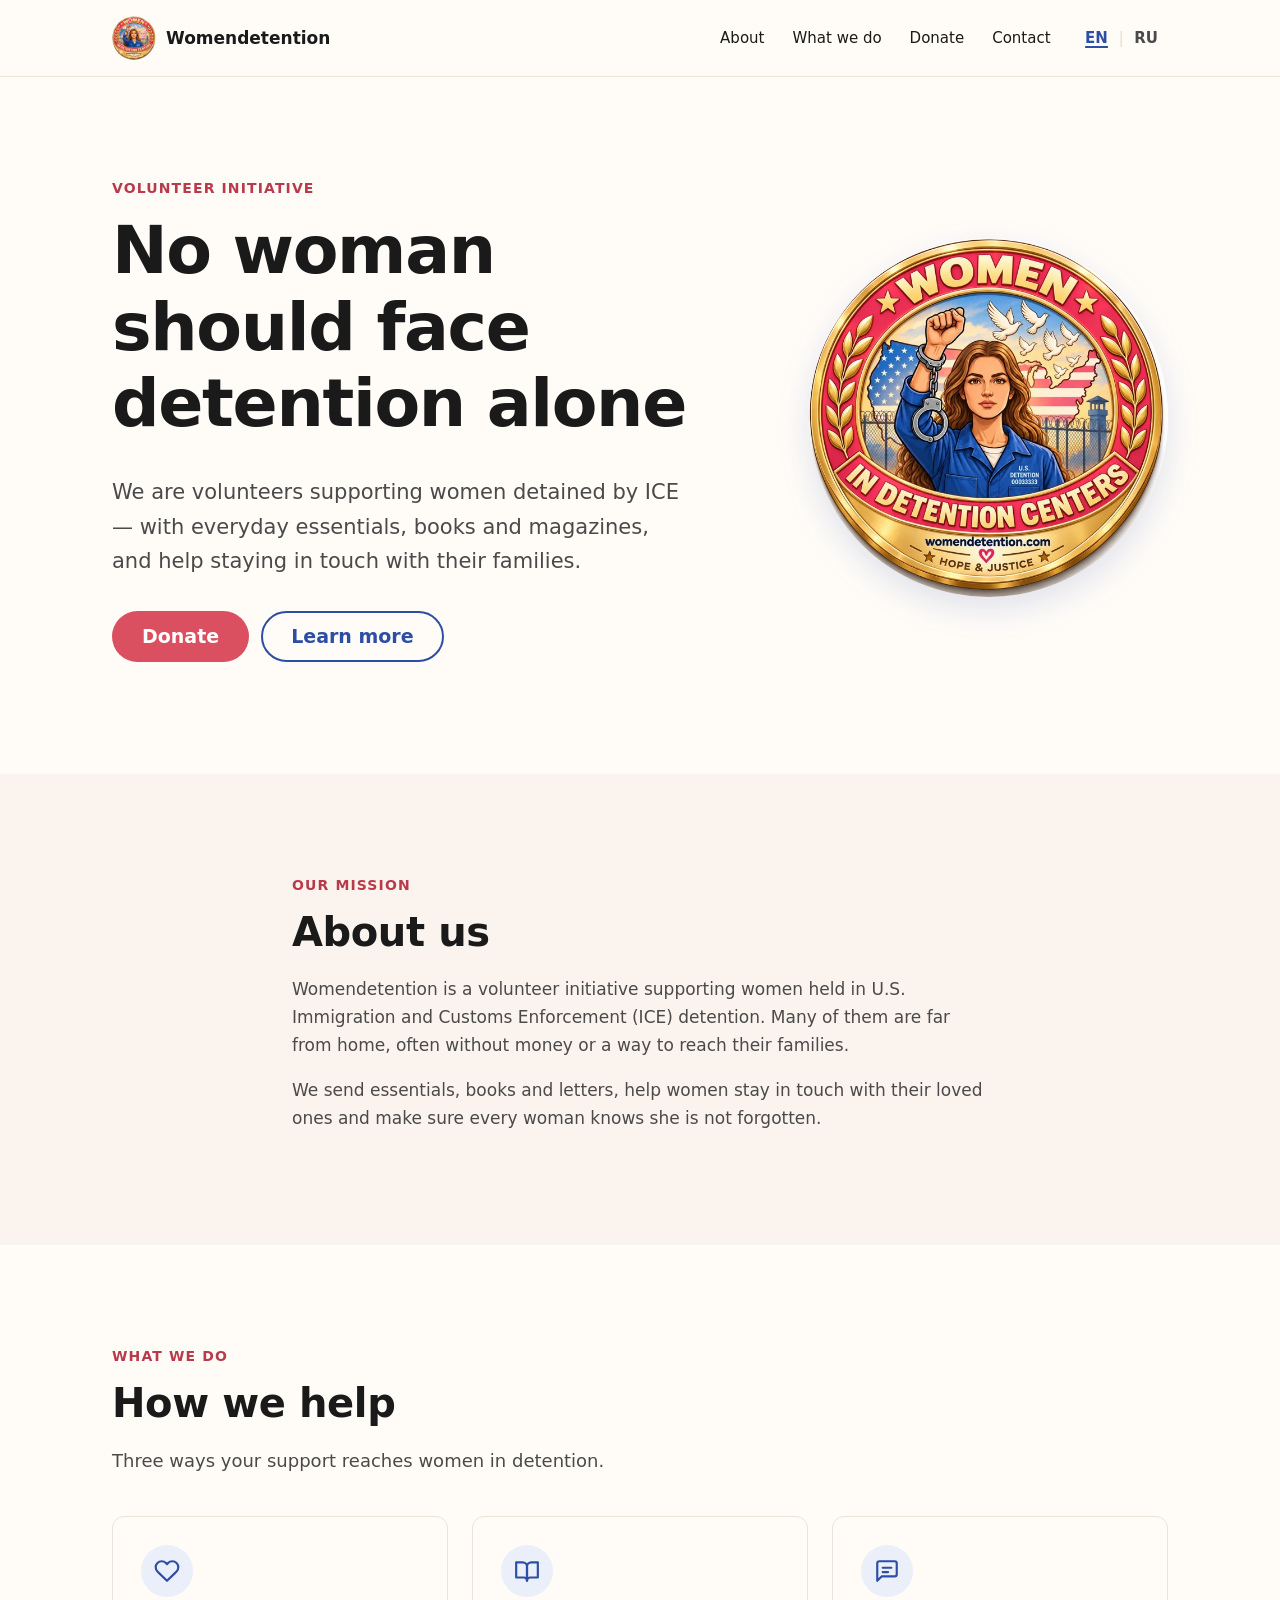
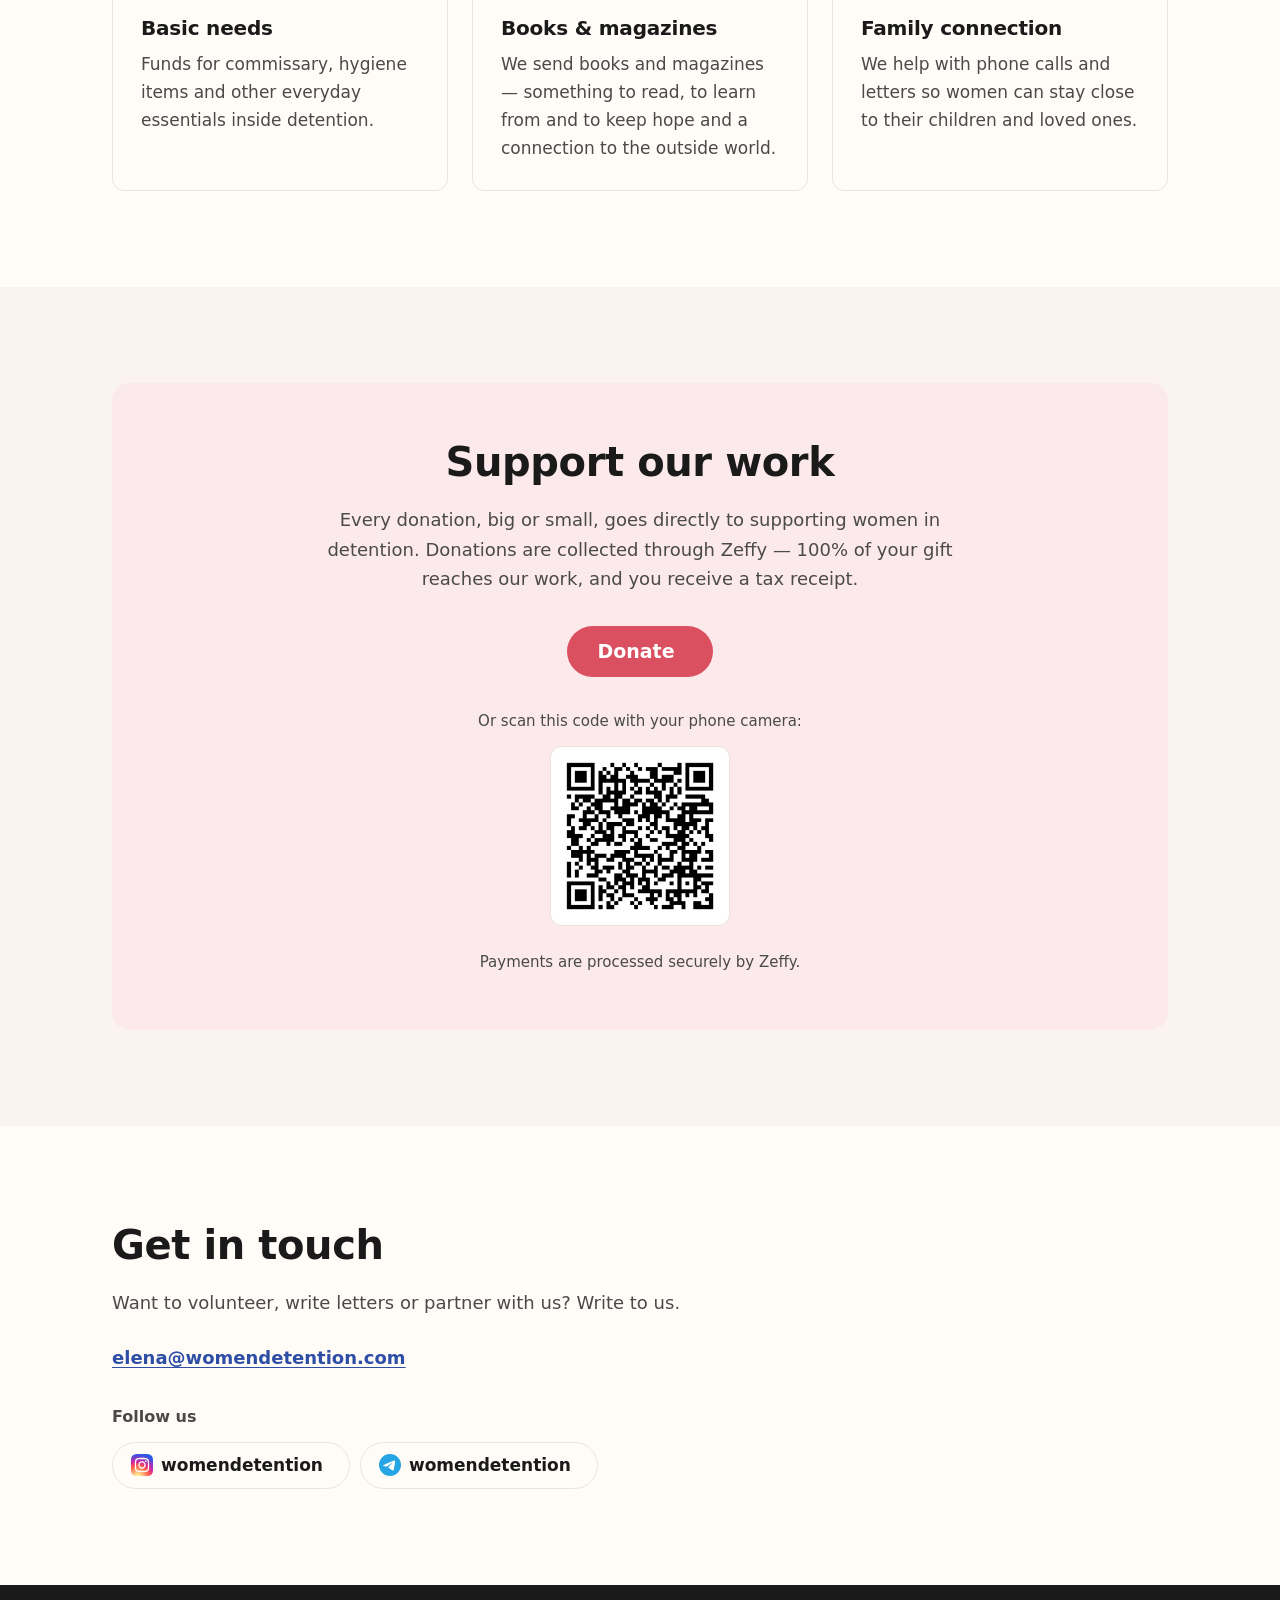
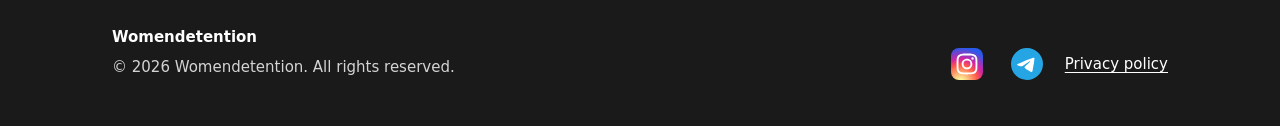
<file: index.html>
<!DOCTYPE html>
<html lang="en">
<head>
  <meta charset="utf-8">
  <meta name="viewport" content="width=device-width, initial-scale=1">

  <!-- Page title and description (shown in search results and link previews) -->
  <title>Womendetention — Support for women in ICE detention</title>
  <meta name="description" content="Womendetention is a volunteer initiative supporting women held in ICE detention: everyday essentials, books and magazines, and help staying in touch with family.">

  <!-- Language versions. Domain: womendetention.com -->
  <link rel="canonical" href="https://womendetention.com/">
  <link rel="alternate" hreflang="en" href="https://womendetention.com/">
  <link rel="alternate" hreflang="ru" href="https://womendetention.com/ru/">
  <link rel="alternate" hreflang="x-default" href="https://womendetention.com/">

  <link rel="icon" href="assets/favicon.png" type="image/png">
  <link rel="apple-touch-icon" href="assets/apple-touch-icon.png">
  <link rel="stylesheet" href="style.css">
  <script src="script.js" defer></script>
</head>
<body>
  <a class="skip-link" href="#main">Skip to content</a>

  <!-- ================= HEADER ================= -->
  <header class="site-header">
    <div class="container header-inner">
      <!-- Logo + name. Small logo (English): assets/logo-en-small.jpg -->
      <a class="brand" href="#top">
        <img src="assets/logo-en-small.jpg" alt="" width="44" height="44">
        <span>Womendetention</span>
      </a>

      <!-- Language switcher. The current language has aria-current="page" -->
      <nav class="lang-switch" aria-label="Language">
        <a href="index.html" hreflang="en" lang="en" aria-current="page">EN</a>
        <span class="divider" aria-hidden="true">|</span>
        <a href="ru/index.html" hreflang="ru" lang="ru">RU</a>
      </nav>

      <!-- Menu button — visible on mobile only -->
      <button class="nav-toggle" type="button" aria-expanded="false" aria-controls="site-nav">
        <span class="nav-toggle-bar" aria-hidden="true"></span>
        <span class="sr-only">Menu</span>
      </button>

      <nav id="site-nav" class="site-nav" aria-label="Main">
        <ul>
          <li><a href="#about">About</a></li>
          <li><a href="#what-we-do">What we do</a></li>
          <li><a href="#donate">Donate</a></li>
          <li><a href="#contact">Contact</a></li>
        </ul>
      </nav>
    </div>
  </header>

  <main id="main">

    <!-- ================= HERO ================= -->
    <section class="hero" id="top" aria-labelledby="hero-title">
      <div class="container hero-grid">
        <!-- Emblem (English): assets/logo-en.jpg -->
        <img class="hero-emblem" src="assets/logo-en.jpg" width="640" height="640"
             alt="Womendetention emblem “Women in Detention Centers”: a woman in a blue uniform raises her fist with an open handcuff, doves fly over the map of the USA">
        <div class="hero-text">
          <span class="eyebrow">Volunteer initiative</span>
          <h1 id="hero-title">No woman should face detention alone</h1>
          <p class="hero-subtitle">
            We are volunteers supporting women detained by ICE — with everyday
            essentials, books and magazines, and help staying in touch with
            their families.
            <!-- TODO: edit this subtitle -->
          </p>
          <div class="hero-actions">
            <a class="btn btn--primary" href="#donate">Donate</a>
            <a class="btn btn--secondary" href="#about">Learn more</a>
          </div>
        </div>
      </div>
    </section>

    <!-- ================= ABOUT / MISSION ================= -->
    <section class="section section--alt" id="about" aria-labelledby="about-title">
      <div class="container about-text-only">
        <div class="about-text">
          <span class="eyebrow">Our mission</span>
          <h2 class="section-title" id="about-title">About us</h2>
          <!-- TODO: replace with your mission text -->
          <p>
            Womendetention is a volunteer initiative supporting women held in
            U.S. Immigration and Customs Enforcement (ICE) detention. Many of
            them are far from home, often without money or a way to reach
            their families.
          </p>
          <p>
            We send essentials, books and letters, help women stay in touch
            with their loved ones and make sure every woman knows she is not
            forgotten.
          </p>
        </div>
      </div>
    </section>

    <!-- ================= WHAT WE DO ================= -->
    <section class="section" id="what-we-do" aria-labelledby="work-title">
      <div class="container">
        <span class="eyebrow">What we do</span>
        <h2 class="section-title" id="work-title">How we help</h2>
        <p class="section-lead">Three ways your support reaches women in detention.</p>

        <ul class="cards">
          <!-- Card 1 -->
          <li class="card">
            <div class="card-icon" aria-hidden="true">
              <svg viewBox="0 0 24 24" fill="none" stroke="currentColor" stroke-width="2" stroke-linecap="round" stroke-linejoin="round"><path d="M20.8 4.6a5.5 5.5 0 0 0-7.8 0L12 5.7l-1-1.1a5.5 5.5 0 0 0-7.8 7.8l1 1.1L12 21l7.8-7.5 1-1.1a5.5 5.5 0 0 0 0-7.8z"/></svg>
            </div>
            <h3>Basic needs</h3>
            <p>Funds for commissary, hygiene items and other everyday essentials inside detention.</p>
          </li>
          <!-- Card 2 -->
          <li class="card">
            <div class="card-icon" aria-hidden="true">
              <svg viewBox="0 0 24 24" fill="none" stroke="currentColor" stroke-width="2" stroke-linecap="round" stroke-linejoin="round"><path d="M2 4h6a4 4 0 0 1 4 4v13a3 3 0 0 0-3-3H2z"/><path d="M22 4h-6a4 4 0 0 0-4 4v13a3 3 0 0 1 3-3h7z"/></svg>
            </div>
            <h3>Books &amp; magazines</h3>
            <p>We send books and magazines — something to read, to learn from and to keep hope and a connection to the outside world.</p>
          </li>
          <!-- Card 3 -->
          <li class="card">
            <div class="card-icon" aria-hidden="true">
              <svg viewBox="0 0 24 24" fill="none" stroke="currentColor" stroke-width="2" stroke-linecap="round" stroke-linejoin="round"><path d="M21 15a2 2 0 0 1-2 2H7l-4 4V5a2 2 0 0 1 2-2h14a2 2 0 0 1 2 2z"/><path d="M8 9h8"/><path d="M8 13h5"/></svg>
            </div>
            <h3>Family connection</h3>
            <p>We help with phone calls and letters so women can stay close to their children and loved ones.</p>
          </li>
        </ul>
      </div>
    </section>

    <!-- ================= DONATE ================= -->
    <section class="section section--alt" id="donate" aria-labelledby="donate-title">
      <div class="container">
        <div class="donate-box">
          <h2 class="section-title" id="donate-title">Support our work</h2>
          <p class="section-lead">
            Every donation, big or small, goes directly to supporting women
            in detention. Donations are collected through Zeffy — 100% of your
            gift reaches our work, and you receive a tax receipt.
          </p>
          <!-- Donation form link and QR code. If the link changes, replace assets/donate-qr.png too. -->
          <div class="donate-actions">
            <a class="btn btn--primary" href="https://www.zeffy.com/en-US/donation-form/donate-to-women-in-detention" target="_blank" rel="noopener noreferrer">
              Donate<span class="sr-only"> (opens in a new tab)</span>
            </a>
          </div>
          <figure class="donate-qr">
            <figcaption>Or scan this code with your phone camera:</figcaption>
            <a href="https://www.zeffy.com/en-US/donation-form/donate-to-women-in-detention" target="_blank" rel="noopener noreferrer" tabindex="-1" aria-hidden="true">
              <img src="assets/donate-qr.png" width="1024" height="1024" loading="lazy"
                   alt="QR code leading to our donation form on Zeffy">
            </a>
          </figure>
          <p class="donate-note">Payments are processed securely by Zeffy.</p>
        </div>
      </div>
    </section>

    <!-- ================= CONTACT / SOCIAL ================= -->
    <section class="section" id="contact" aria-labelledby="contact-title">
      <div class="container">
        <h2 class="section-title" id="contact-title">Get in touch</h2>
        <p class="section-lead">Want to volunteer, write letters or partner with us? Write to us.</p>
        <ul class="contact-list">
          <li><a href="mailto:elena@womendetention.com">elena@womendetention.com</a></li>
        </ul>

        <p class="contact-label">Follow us</p>
        <ul class="social-list">
          <!-- Instagram -->
          <li>
            <a href="https://www.instagram.com/womendetention/" target="_blank" rel="noopener noreferrer">
              <svg class="social-logo" viewBox="0 0 24 24" width="22" height="22" aria-hidden="true"><defs><radialGradient id="ig-grad-1" cx="0.3" cy="1.07" r="1.2"><stop offset="0" stop-color="#fdf497"/><stop offset="0.08" stop-color="#fdf497"/><stop offset="0.45" stop-color="#fd5949"/><stop offset="0.6" stop-color="#d6249f"/><stop offset="0.9" stop-color="#285aeb"/></radialGradient></defs><rect width="24" height="24" rx="6" fill="url(#ig-grad-1)"/><path fill="#fff" transform="translate(4.2 4.2) scale(0.65)" d="M7.0301.084c-1.2768.0602-2.1487.264-2.911.5634-.7888.3075-1.4575.72-2.1228 1.3877-.6652.6677-1.075 1.3368-1.3802 2.127-.2954.7638-.4956 1.6365-.552 2.914-.0564 1.2775-.0689 1.6882-.0626 4.947.0062 3.2586.0206 3.6671.0825 4.9473.061 1.2765.264 2.1482.5635 2.9107.308.7889.72 1.4573 1.388 2.1228.6679.6655 1.3365 1.0743 2.1285 1.38.7632.295 1.6361.4961 2.9134.552 1.2773.056 1.6884.069 4.9462.0627 3.2578-.0062 3.668-.0207 4.9478-.0814 1.28-.0607 2.147-.2652 2.9098-.5633.7889-.3086 1.4578-.72 2.1228-1.3881.665-.6682 1.0745-1.3378 1.3795-2.1284.2957-.7632.4966-1.636.552-2.9124.056-1.2809.0692-1.6898.063-4.948-.0063-3.2583-.021-3.6668-.0817-4.9465-.0607-1.2797-.264-2.1487-.5633-2.9117-.3084-.7889-.72-1.4568-1.3876-2.1228C21.2982 1.33 20.628.9208 19.8378.6165 19.074.321 18.2017.1197 16.9244.0645 15.6471.0093 15.236-.005 11.977.0014 8.718.0076 8.31.0215 7.0301.0839m.1402 21.6932c-1.17-.0509-1.8053-.2453-2.2287-.408-.5606-.216-.96-.4771-1.3819-.895-.422-.4178-.6811-.8186-.9-1.378-.1644-.4234-.3624-1.058-.4171-2.228-.0595-1.2645-.072-1.6442-.079-4.848-.007-3.2037.0053-3.583.0607-4.848.05-1.169.2456-1.805.408-2.2282.216-.5613.4762-.96.895-1.3816.4188-.4217.8184-.6814 1.3783-.9003.423-.1651 1.0575-.3614 2.227-.4171 1.2655-.06 1.6447-.072 4.848-.079 3.2033-.007 3.5835.005 4.8495.0608 1.169.0508 1.8053.2445 2.228.408.5608.216.96.4754 1.3816.895.4217.4194.6816.8176.9005 1.3787.1653.4217.3617 1.056.4169 2.2263.0602 1.2655.0739 1.645.0796 4.848.0058 3.203-.0055 3.5834-.061 4.848-.051 1.17-.245 1.8055-.408 2.2294-.216.5604-.4763.96-.8954 1.3814-.419.4215-.8181.6811-1.3783.9-.4224.1649-1.0577.3617-2.2262.4174-1.2656.0595-1.6448.072-4.8493.079-3.2045.007-3.5825-.006-4.848-.0608M16.953 5.5864A1.44 1.44 0 1 0 18.39 4.144a1.44 1.44 0 0 0-1.437 1.4424M5.8385 12.012c.0067 3.4032 2.7706 6.1557 6.173 6.1493 3.4026-.0065 6.157-2.7701 6.1506-6.1733-.0065-3.4032-2.771-6.1565-6.174-6.1498-3.403.0067-6.156 2.771-6.1496 6.1738M8 12.0077a4 4 0 1 1 4.008 3.9921A3.9996 3.9996 0 0 1 8 12.0077"/></svg>
              <span class="sr-only">Instagram: </span>womendetention<span class="sr-only"> (opens in a new tab)</span>
            </a>
          </li>
          <!-- Telegram -->
          <li>
            <a href="https://t.me/womendetention" target="_blank" rel="noopener noreferrer">
              <svg class="social-logo" viewBox="0 0 24 24" width="22" height="22" aria-hidden="true"><circle cx="12" cy="12" r="11" fill="#fff"/><path fill="#26a5e4" d="M11.944 0A12 12 0 0 0 0 12a12 12 0 0 0 12 12 12 12 0 0 0 12-12A12 12 0 0 0 12 0a12 12 0 0 0-.056 0zm4.962 7.224c.1-.002.321.023.465.14a.506.506 0 0 1 .171.325c.016.093.036.306.02.472-.18 1.898-.962 6.502-1.36 8.627-.168.9-.499 1.201-.82 1.23-.696.065-1.225-.46-1.9-.902-1.056-.693-1.653-1.124-2.678-1.8-1.185-.78-.417-1.21.258-1.91.177-.184 3.247-2.977 3.307-3.23.007-.032.014-.15-.056-.212s-.174-.041-.249-.024c-.106.024-1.793 1.14-5.061 3.345-.48.33-.913.49-1.302.48-.428-.008-1.252-.241-1.865-.44-.752-.245-1.349-.374-1.297-.789.027-.216.325-.437.893-.663 3.498-1.524 5.83-2.529 6.998-3.014 3.332-1.386 4.025-1.627 4.476-1.635z"/></svg>
              <span class="sr-only">Telegram: </span>womendetention<span class="sr-only"> (opens in a new tab)</span>
            </a>
          </li>
          <!-- More networks — uncomment and insert links when ready:
          <li><a href="https://facebook.com/..." target="_blank" rel="noopener noreferrer">Facebook<span class="sr-only"> (opens in a new tab)</span></a></li>
          <li><a href="https://youtube.com/..." target="_blank" rel="noopener noreferrer">YouTube<span class="sr-only"> (opens in a new tab)</span></a></li>
          -->
        </ul>
      </div>
    </section>

  </main>

  <!-- ================= FOOTER ================= -->
  <footer class="site-footer">
    <div class="container footer-inner">
      <div>
        <!-- TODO: legal name of the organization -->
        <p class="footer-legal">Womendetention</p>
        <!-- The year is filled in automatically by script.js -->
        <p>&copy; <span id="year">2026</span> Womendetention. All rights reserved.</p>
      </div>
      <div class="footer-links">
        <!-- Instagram icon -->
        <a class="footer-social" href="https://www.instagram.com/womendetention/" target="_blank" rel="noopener noreferrer"
           aria-label="Womendetention on Instagram (opens in a new tab)">
          <svg class="social-logo" viewBox="0 0 24 24" width="32" height="32" aria-hidden="true"><defs><radialGradient id="ig-grad-2" cx="0.3" cy="1.07" r="1.2"><stop offset="0" stop-color="#fdf497"/><stop offset="0.08" stop-color="#fdf497"/><stop offset="0.45" stop-color="#fd5949"/><stop offset="0.6" stop-color="#d6249f"/><stop offset="0.9" stop-color="#285aeb"/></radialGradient></defs><rect width="24" height="24" rx="6" fill="url(#ig-grad-2)"/><path fill="#fff" transform="translate(4.2 4.2) scale(0.65)" d="M7.0301.084c-1.2768.0602-2.1487.264-2.911.5634-.7888.3075-1.4575.72-2.1228 1.3877-.6652.6677-1.075 1.3368-1.3802 2.127-.2954.7638-.4956 1.6365-.552 2.914-.0564 1.2775-.0689 1.6882-.0626 4.947.0062 3.2586.0206 3.6671.0825 4.9473.061 1.2765.264 2.1482.5635 2.9107.308.7889.72 1.4573 1.388 2.1228.6679.6655 1.3365 1.0743 2.1285 1.38.7632.295 1.6361.4961 2.9134.552 1.2773.056 1.6884.069 4.9462.0627 3.2578-.0062 3.668-.0207 4.9478-.0814 1.28-.0607 2.147-.2652 2.9098-.5633.7889-.3086 1.4578-.72 2.1228-1.3881.665-.6682 1.0745-1.3378 1.3795-2.1284.2957-.7632.4966-1.636.552-2.9124.056-1.2809.0692-1.6898.063-4.948-.0063-3.2583-.021-3.6668-.0817-4.9465-.0607-1.2797-.264-2.1487-.5633-2.9117-.3084-.7889-.72-1.4568-1.3876-2.1228C21.2982 1.33 20.628.9208 19.8378.6165 19.074.321 18.2017.1197 16.9244.0645 15.6471.0093 15.236-.005 11.977.0014 8.718.0076 8.31.0215 7.0301.0839m.1402 21.6932c-1.17-.0509-1.8053-.2453-2.2287-.408-.5606-.216-.96-.4771-1.3819-.895-.422-.4178-.6811-.8186-.9-1.378-.1644-.4234-.3624-1.058-.4171-2.228-.0595-1.2645-.072-1.6442-.079-4.848-.007-3.2037.0053-3.583.0607-4.848.05-1.169.2456-1.805.408-2.2282.216-.5613.4762-.96.895-1.3816.4188-.4217.8184-.6814 1.3783-.9003.423-.1651 1.0575-.3614 2.227-.4171 1.2655-.06 1.6447-.072 4.848-.079 3.2033-.007 3.5835.005 4.8495.0608 1.169.0508 1.8053.2445 2.228.408.5608.216.96.4754 1.3816.895.4217.4194.6816.8176.9005 1.3787.1653.4217.3617 1.056.4169 2.2263.0602 1.2655.0739 1.645.0796 4.848.0058 3.203-.0055 3.5834-.061 4.848-.051 1.17-.245 1.8055-.408 2.2294-.216.5604-.4763.96-.8954 1.3814-.419.4215-.8181.6811-1.3783.9-.4224.1649-1.0577.3617-2.2262.4174-1.2656.0595-1.6448.072-4.8493.079-3.2045.007-3.5825-.006-4.848-.0608M16.953 5.5864A1.44 1.44 0 1 0 18.39 4.144a1.44 1.44 0 0 0-1.437 1.4424M5.8385 12.012c.0067 3.4032 2.7706 6.1557 6.173 6.1493 3.4026-.0065 6.157-2.7701 6.1506-6.1733-.0065-3.4032-2.771-6.1565-6.174-6.1498-3.403.0067-6.156 2.771-6.1496 6.1738M8 12.0077a4 4 0 1 1 4.008 3.9921A3.9996 3.9996 0 0 1 8 12.0077"/></svg>
        </a>
        <!-- Telegram icon -->
        <a class="footer-social" href="https://t.me/womendetention" target="_blank" rel="noopener noreferrer"
           aria-label="Womendetention on Telegram (opens in a new tab)">
          <svg class="social-logo" viewBox="0 0 24 24" width="32" height="32" aria-hidden="true"><circle cx="12" cy="12" r="11" fill="#fff"/><path fill="#26a5e4" d="M11.944 0A12 12 0 0 0 0 12a12 12 0 0 0 12 12 12 12 0 0 0 12-12A12 12 0 0 0 12 0a12 12 0 0 0-.056 0zm4.962 7.224c.1-.002.321.023.465.14a.506.506 0 0 1 .171.325c.016.093.036.306.02.472-.18 1.898-.962 6.502-1.36 8.627-.168.9-.499 1.201-.82 1.23-.696.065-1.225-.46-1.9-.902-1.056-.693-1.653-1.124-2.678-1.8-1.185-.78-.417-1.21.258-1.91.177-.184 3.247-2.977 3.307-3.23.007-.032.014-.15-.056-.212s-.174-.041-.249-.024c-.106.024-1.793 1.14-5.061 3.345-.48.33-.913.49-1.302.48-.428-.008-1.252-.241-1.865-.44-.752-.245-1.349-.374-1.297-.789.027-.216.325-.437.893-.663 3.498-1.524 5.83-2.529 6.998-3.014 3.332-1.386 4.025-1.627 4.476-1.635z"/></svg>
        </a>
        <a href="privacy.html">Privacy policy</a>
      </div>
    </div>
  </footer>
</body>
</html>
</file>
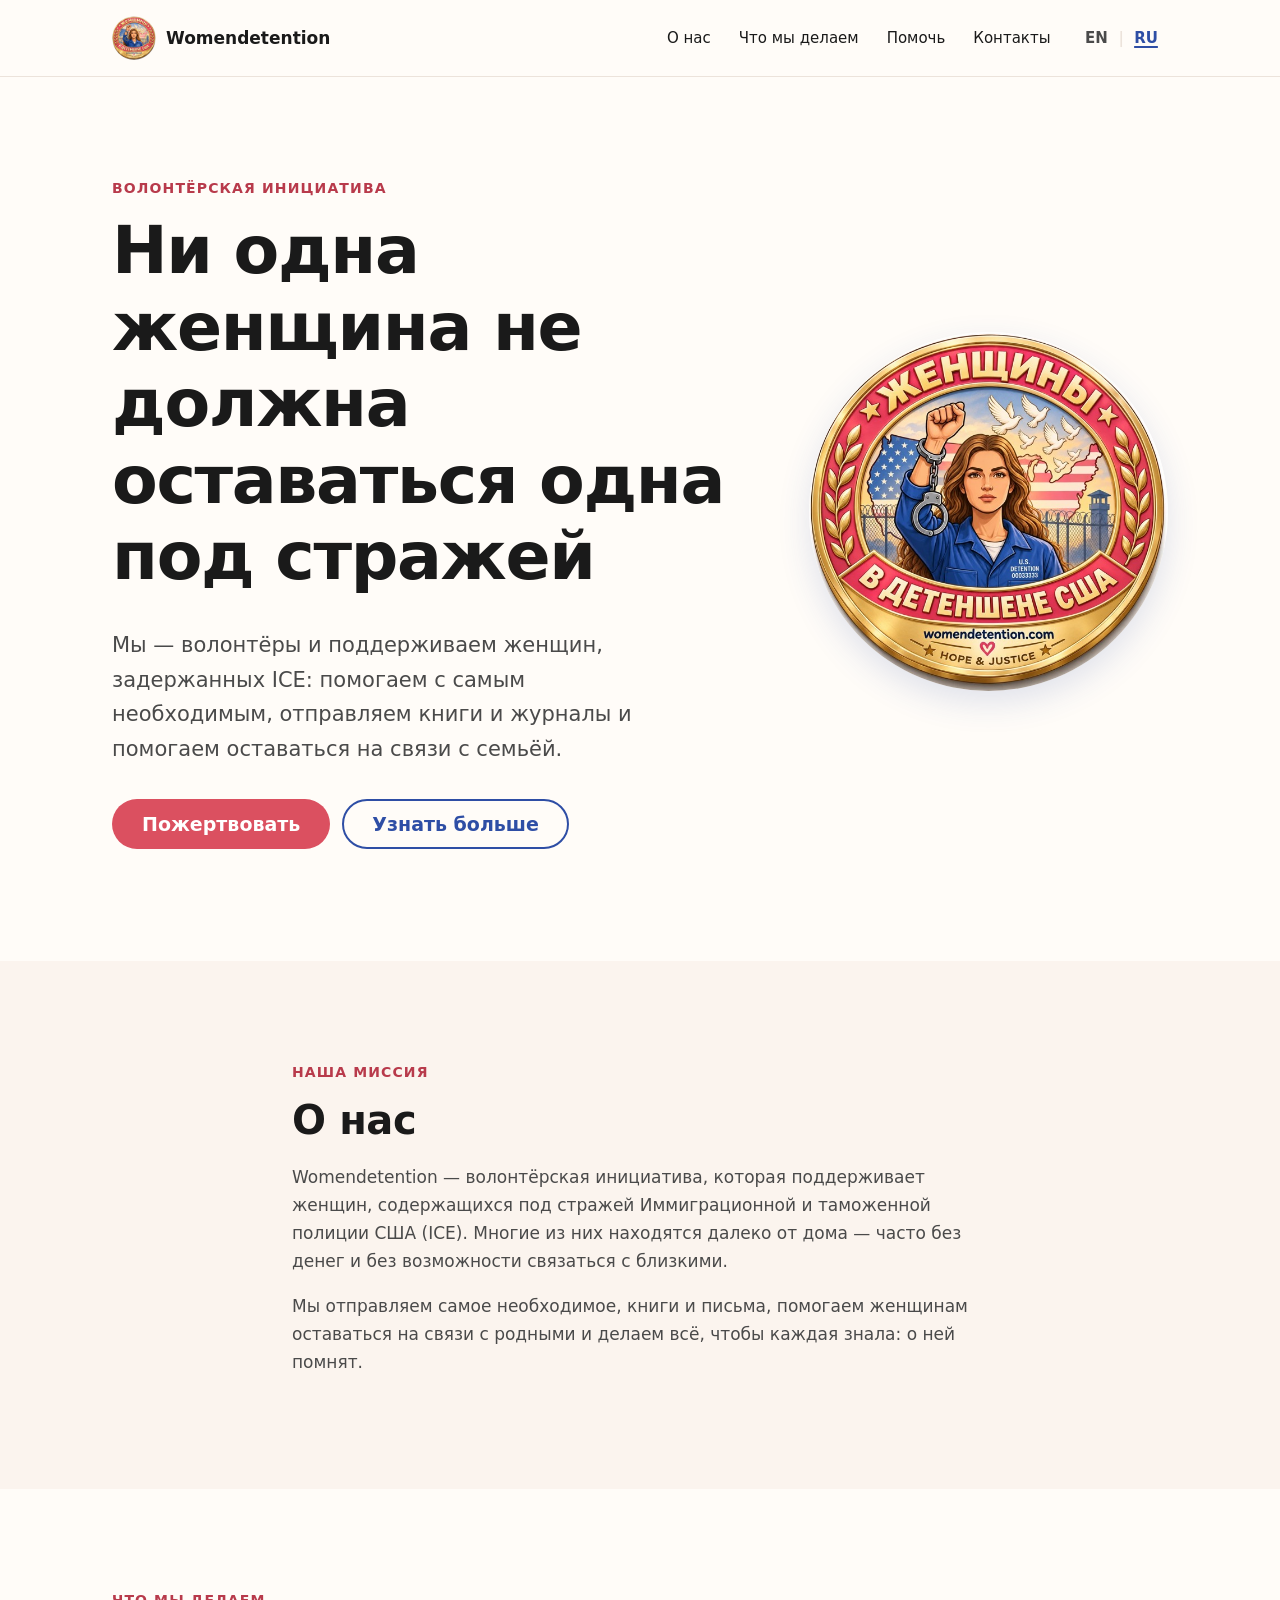
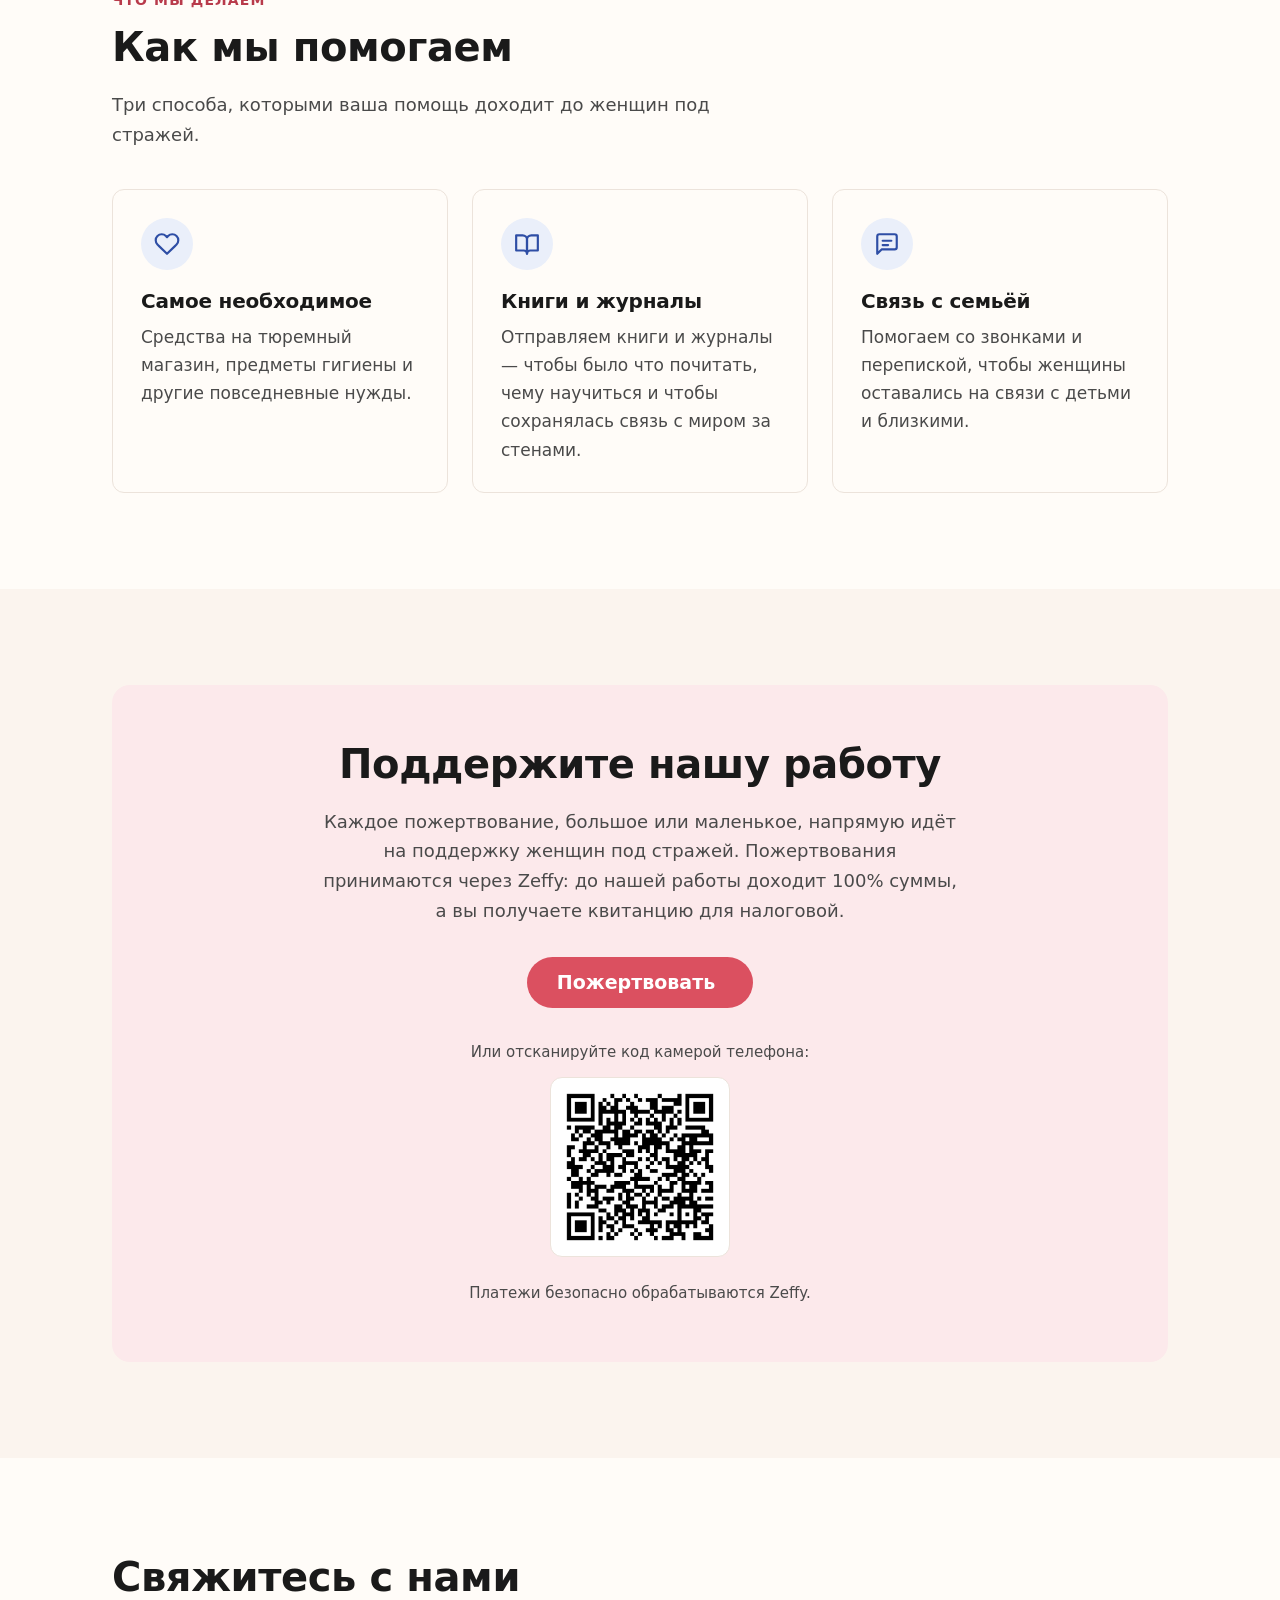
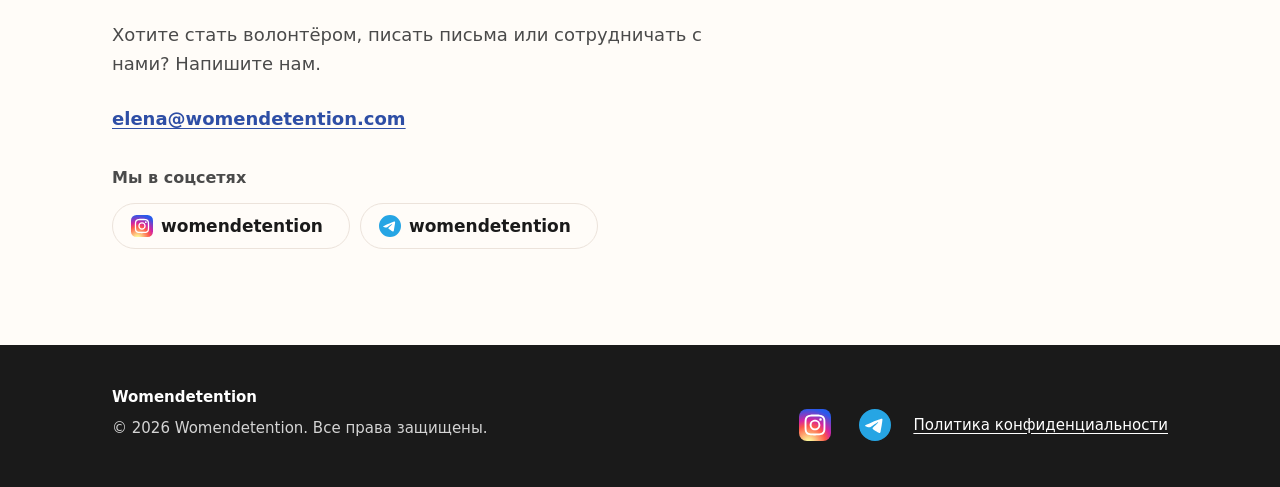
<file: ru/index.html>
<!DOCTYPE html>
<html lang="ru">
<head>
  <meta charset="utf-8">
  <meta name="viewport" content="width=device-width, initial-scale=1">

  <!-- Заголовок и описание страницы (видны в поиске и превью ссылок) -->
  <title>Womendetention — Помощь женщинам, задержанным ICE</title>
  <meta name="description" content="Womendetention — волонтёрская инициатива помощи женщинам под стражей ICE: самое необходимое, книги и журналы, связь с семьёй.">

  <!-- Языковые версии. Домен: womendetention.com -->
  <link rel="canonical" href="https://womendetention.com/ru/">
  <link rel="alternate" hreflang="en" href="https://womendetention.com/">
  <link rel="alternate" hreflang="ru" href="https://womendetention.com/ru/">
  <link rel="alternate" hreflang="x-default" href="https://womendetention.com/">

  <!-- Общие файлы лежат в корне сайта, поэтому путь начинается с ../ -->
  <link rel="icon" href="../assets/favicon.png" type="image/png">
  <link rel="apple-touch-icon" href="../assets/apple-touch-icon.png">
  <link rel="stylesheet" href="../style.css">
  <script src="../script.js" defer></script>
</head>
<body>
  <a class="skip-link" href="#main">Перейти к содержимому</a>

  <!-- ================= ШАПКА ================= -->
  <header class="site-header">
    <div class="container header-inner">
      <!-- Логотип + название. Маленький логотип: assets/logo-small.jpg -->
      <a class="brand" href="#top">
        <img src="../assets/logo-small.jpg" alt="" width="44" height="44">
        <span>Womendetention</span>
      </a>

      <!-- Переключатель языка. У текущего языка стоит aria-current="page" -->
      <nav class="lang-switch" aria-label="Язык">
        <a href="../index.html" hreflang="en" lang="en">EN</a>
        <span class="divider" aria-hidden="true">|</span>
        <a href="index.html" hreflang="ru" lang="ru" aria-current="page">RU</a>
      </nav>

      <!-- Кнопка меню — видна только на мобильных -->
      <button class="nav-toggle" type="button" aria-expanded="false" aria-controls="site-nav">
        <span class="nav-toggle-bar" aria-hidden="true"></span>
        <span class="sr-only">Меню</span>
      </button>

      <nav id="site-nav" class="site-nav" aria-label="Основное меню">
        <ul>
          <li><a href="#about">О нас</a></li>
          <li><a href="#what-we-do">Что мы делаем</a></li>
          <li><a href="#donate">Помочь</a></li>
          <li><a href="#contact">Контакты</a></li>
        </ul>
      </nav>
    </div>
  </header>

  <main id="main">

    <!-- ================= ГЛАВНЫЙ ЭКРАН ================= -->
    <section class="hero" id="top" aria-labelledby="hero-title">
      <div class="container hero-grid">
        <!-- Эмблема (русская): assets/logo.jpg -->
        <img class="hero-emblem" src="../assets/logo.jpg" width="640" height="640"
             alt="Эмблема Womendetention: женщина в синей форме поднимает кулак с раскрытым наручником, над картой США летят голуби">
        <div class="hero-text">
          <span class="eyebrow">Волонтёрская инициатива</span>
          <h1 id="hero-title">Ни одна женщина не должна оставаться одна под стражей</h1>
          <p class="hero-subtitle">
            Мы — волонтёры и поддерживаем женщин, задержанных ICE: помогаем
            с самым необходимым, отправляем книги и журналы и помогаем
            оставаться на связи с семьёй.
            <!-- TODO: поправь подзаголовок -->
          </p>
          <div class="hero-actions">
            <a class="btn btn--primary" href="#donate">Пожертвовать</a>
            <a class="btn btn--secondary" href="#about">Узнать больше</a>
          </div>
        </div>
      </div>
    </section>

    <!-- ================= О НАС / МИССИЯ ================= -->
    <section class="section section--alt" id="about" aria-labelledby="about-title">
      <div class="container about-text-only">
        <div class="about-text">
          <span class="eyebrow">Наша миссия</span>
          <h2 class="section-title" id="about-title">О нас</h2>
          <!-- TODO: замени на текст своей миссии -->
          <p>
            Womendetention — волонтёрская инициатива, которая поддерживает
            женщин, содержащихся под стражей Иммиграционной и таможенной
            полиции США (ICE). Многие из них находятся далеко от дома — часто
            без денег и без возможности связаться с близкими.
          </p>
          <p>
            Мы отправляем самое необходимое, книги и письма, помогаем женщинам
            оставаться на связи с родными и делаем всё, чтобы каждая знала:
            о ней помнят.
          </p>
        </div>
      </div>
    </section>

    <!-- ================= ЧТО МЫ ДЕЛАЕМ ================= -->
    <section class="section" id="what-we-do" aria-labelledby="work-title">
      <div class="container">
        <span class="eyebrow">Что мы делаем</span>
        <h2 class="section-title" id="work-title">Как мы помогаем</h2>
        <p class="section-lead">Три способа, которыми ваша помощь доходит до женщин под стражей.</p>

        <ul class="cards">
          <!-- Карточка 1 -->
          <li class="card">
            <div class="card-icon" aria-hidden="true">
              <svg viewBox="0 0 24 24" fill="none" stroke="currentColor" stroke-width="2" stroke-linecap="round" stroke-linejoin="round"><path d="M20.8 4.6a5.5 5.5 0 0 0-7.8 0L12 5.7l-1-1.1a5.5 5.5 0 0 0-7.8 7.8l1 1.1L12 21l7.8-7.5 1-1.1a5.5 5.5 0 0 0 0-7.8z"/></svg>
            </div>
            <h3>Самое необходимое</h3>
            <p>Средства на тюремный магазин, предметы гигиены и другие повседневные нужды.</p>
          </li>
          <!-- Карточка 2 -->
          <li class="card">
            <div class="card-icon" aria-hidden="true">
              <svg viewBox="0 0 24 24" fill="none" stroke="currentColor" stroke-width="2" stroke-linecap="round" stroke-linejoin="round"><path d="M2 4h6a4 4 0 0 1 4 4v13a3 3 0 0 0-3-3H2z"/><path d="M22 4h-6a4 4 0 0 0-4 4v13a3 3 0 0 1 3-3h7z"/></svg>
            </div>
            <h3>Книги и журналы</h3>
            <p>Отправляем книги и журналы — чтобы было что почитать, чему научиться и чтобы сохранялась связь с миром за стенами.</p>
          </li>
          <!-- Карточка 3 -->
          <li class="card">
            <div class="card-icon" aria-hidden="true">
              <svg viewBox="0 0 24 24" fill="none" stroke="currentColor" stroke-width="2" stroke-linecap="round" stroke-linejoin="round"><path d="M21 15a2 2 0 0 1-2 2H7l-4 4V5a2 2 0 0 1 2-2h14a2 2 0 0 1 2 2z"/><path d="M8 9h8"/><path d="M8 13h5"/></svg>
            </div>
            <h3>Связь с семьёй</h3>
            <p>Помогаем со звонками и перепиской, чтобы женщины оставались на связи с детьми и близкими.</p>
          </li>
        </ul>
      </div>
    </section>

    <!-- ================= ПОЖЕРТВОВАНИЯ ================= -->
    <section class="section section--alt" id="donate" aria-labelledby="donate-title">
      <div class="container">
        <div class="donate-box">
          <h2 class="section-title" id="donate-title">Поддержите нашу работу</h2>
          <p class="section-lead">
            Каждое пожертвование, большое или маленькое, напрямую идёт
            на поддержку женщин под стражей. Пожертвования принимаются через
            Zeffy: до нашей работы доходит 100% суммы, а вы получаете квитанцию
            для налоговой.
          </p>
          <!-- Ссылка на форму пожертвований и QR-код. Если ссылка изменится, замени и assets/donate-qr.png. -->
          <div class="donate-actions">
            <a class="btn btn--primary" href="https://www.zeffy.com/en-US/donation-form/donate-to-women-in-detention" target="_blank" rel="noopener noreferrer">
              Пожертвовать<span class="sr-only"> (откроется в новой вкладке)</span>
            </a>
          </div>
          <figure class="donate-qr">
            <figcaption>Или отсканируйте код камерой телефона:</figcaption>
            <a href="https://www.zeffy.com/en-US/donation-form/donate-to-women-in-detention" target="_blank" rel="noopener noreferrer" tabindex="-1" aria-hidden="true">
              <img src="../assets/donate-qr.png" width="1024" height="1024" loading="lazy"
                   alt="QR-код, ведущий на нашу форму пожертвований на Zeffy">
            </a>
          </figure>
          <p class="donate-note">Платежи безопасно обрабатываются Zeffy.</p>
        </div>
      </div>
    </section>

    <!-- ================= КОНТАКТЫ / СОЦСЕТИ ================= -->
    <section class="section" id="contact" aria-labelledby="contact-title">
      <div class="container">
        <h2 class="section-title" id="contact-title">Свяжитесь с нами</h2>
        <p class="section-lead">Хотите стать волонтёром, писать письма или сотрудничать с нами? Напишите нам.</p>
        <ul class="contact-list">
          <li><a href="mailto:elena@womendetention.com">elena@womendetention.com</a></li>
        </ul>

        <p class="contact-label">Мы в соцсетях</p>
        <ul class="social-list">
          <!-- Instagram -->
          <li>
            <a href="https://www.instagram.com/womendetention/" target="_blank" rel="noopener noreferrer">
              <svg class="social-logo" viewBox="0 0 24 24" width="22" height="22" aria-hidden="true"><defs><radialGradient id="ig-grad-1" cx="0.3" cy="1.07" r="1.2"><stop offset="0" stop-color="#fdf497"/><stop offset="0.08" stop-color="#fdf497"/><stop offset="0.45" stop-color="#fd5949"/><stop offset="0.6" stop-color="#d6249f"/><stop offset="0.9" stop-color="#285aeb"/></radialGradient></defs><rect width="24" height="24" rx="6" fill="url(#ig-grad-1)"/><path fill="#fff" transform="translate(4.2 4.2) scale(0.65)" d="M7.0301.084c-1.2768.0602-2.1487.264-2.911.5634-.7888.3075-1.4575.72-2.1228 1.3877-.6652.6677-1.075 1.3368-1.3802 2.127-.2954.7638-.4956 1.6365-.552 2.914-.0564 1.2775-.0689 1.6882-.0626 4.947.0062 3.2586.0206 3.6671.0825 4.9473.061 1.2765.264 2.1482.5635 2.9107.308.7889.72 1.4573 1.388 2.1228.6679.6655 1.3365 1.0743 2.1285 1.38.7632.295 1.6361.4961 2.9134.552 1.2773.056 1.6884.069 4.9462.0627 3.2578-.0062 3.668-.0207 4.9478-.0814 1.28-.0607 2.147-.2652 2.9098-.5633.7889-.3086 1.4578-.72 2.1228-1.3881.665-.6682 1.0745-1.3378 1.3795-2.1284.2957-.7632.4966-1.636.552-2.9124.056-1.2809.0692-1.6898.063-4.948-.0063-3.2583-.021-3.6668-.0817-4.9465-.0607-1.2797-.264-2.1487-.5633-2.9117-.3084-.7889-.72-1.4568-1.3876-2.1228C21.2982 1.33 20.628.9208 19.8378.6165 19.074.321 18.2017.1197 16.9244.0645 15.6471.0093 15.236-.005 11.977.0014 8.718.0076 8.31.0215 7.0301.0839m.1402 21.6932c-1.17-.0509-1.8053-.2453-2.2287-.408-.5606-.216-.96-.4771-1.3819-.895-.422-.4178-.6811-.8186-.9-1.378-.1644-.4234-.3624-1.058-.4171-2.228-.0595-1.2645-.072-1.6442-.079-4.848-.007-3.2037.0053-3.583.0607-4.848.05-1.169.2456-1.805.408-2.2282.216-.5613.4762-.96.895-1.3816.4188-.4217.8184-.6814 1.3783-.9003.423-.1651 1.0575-.3614 2.227-.4171 1.2655-.06 1.6447-.072 4.848-.079 3.2033-.007 3.5835.005 4.8495.0608 1.169.0508 1.8053.2445 2.228.408.5608.216.96.4754 1.3816.895.4217.4194.6816.8176.9005 1.3787.1653.4217.3617 1.056.4169 2.2263.0602 1.2655.0739 1.645.0796 4.848.0058 3.203-.0055 3.5834-.061 4.848-.051 1.17-.245 1.8055-.408 2.2294-.216.5604-.4763.96-.8954 1.3814-.419.4215-.8181.6811-1.3783.9-.4224.1649-1.0577.3617-2.2262.4174-1.2656.0595-1.6448.072-4.8493.079-3.2045.007-3.5825-.006-4.848-.0608M16.953 5.5864A1.44 1.44 0 1 0 18.39 4.144a1.44 1.44 0 0 0-1.437 1.4424M5.8385 12.012c.0067 3.4032 2.7706 6.1557 6.173 6.1493 3.4026-.0065 6.157-2.7701 6.1506-6.1733-.0065-3.4032-2.771-6.1565-6.174-6.1498-3.403.0067-6.156 2.771-6.1496 6.1738M8 12.0077a4 4 0 1 1 4.008 3.9921A3.9996 3.9996 0 0 1 8 12.0077"/></svg>
              <span class="sr-only">Instagram: </span>womendetention<span class="sr-only"> (откроется в новой вкладке)</span>
            </a>
          </li>
          <!-- Telegram -->
          <li>
            <a href="https://t.me/womendetention" target="_blank" rel="noopener noreferrer">
              <svg class="social-logo" viewBox="0 0 24 24" width="22" height="22" aria-hidden="true"><circle cx="12" cy="12" r="11" fill="#fff"/><path fill="#26a5e4" d="M11.944 0A12 12 0 0 0 0 12a12 12 0 0 0 12 12 12 12 0 0 0 12-12A12 12 0 0 0 12 0a12 12 0 0 0-.056 0zm4.962 7.224c.1-.002.321.023.465.14a.506.506 0 0 1 .171.325c.016.093.036.306.02.472-.18 1.898-.962 6.502-1.36 8.627-.168.9-.499 1.201-.82 1.23-.696.065-1.225-.46-1.9-.902-1.056-.693-1.653-1.124-2.678-1.8-1.185-.78-.417-1.21.258-1.91.177-.184 3.247-2.977 3.307-3.23.007-.032.014-.15-.056-.212s-.174-.041-.249-.024c-.106.024-1.793 1.14-5.061 3.345-.48.33-.913.49-1.302.48-.428-.008-1.252-.241-1.865-.44-.752-.245-1.349-.374-1.297-.789.027-.216.325-.437.893-.663 3.498-1.524 5.83-2.529 6.998-3.014 3.332-1.386 4.025-1.627 4.476-1.635z"/></svg>
              <span class="sr-only">Telegram: </span>womendetention<span class="sr-only"> (откроется в новой вкладке)</span>
            </a>
          </li>
          <!-- Другие соцсети — раскомментируй и вставь ссылки, когда будут готовы:
          <li><a href="https://facebook.com/..." target="_blank" rel="noopener noreferrer">Facebook<span class="sr-only"> (откроется в новой вкладке)</span></a></li>
          <li><a href="https://youtube.com/..." target="_blank" rel="noopener noreferrer">YouTube<span class="sr-only"> (откроется в новой вкладке)</span></a></li>
          -->
        </ul>
      </div>
    </section>

  </main>

  <!-- ================= ПОДВАЛ ================= -->
  <footer class="site-footer">
    <div class="container footer-inner">
      <div>
        <!-- TODO: юридическое название организации -->
        <p class="footer-legal">Womendetention</p>
        <!-- Год подставляется автоматически через script.js -->
        <p>&copy; <span id="year">2026</span> Womendetention. Все права защищены.</p>
      </div>
      <div class="footer-links">
        <!-- Instagram icon -->
        <a class="footer-social" href="https://www.instagram.com/womendetention/" target="_blank" rel="noopener noreferrer"
           aria-label="Womendetention в Instagram (откроется в новой вкладке)">
          <svg class="social-logo" viewBox="0 0 24 24" width="32" height="32" aria-hidden="true"><defs><radialGradient id="ig-grad-2" cx="0.3" cy="1.07" r="1.2"><stop offset="0" stop-color="#fdf497"/><stop offset="0.08" stop-color="#fdf497"/><stop offset="0.45" stop-color="#fd5949"/><stop offset="0.6" stop-color="#d6249f"/><stop offset="0.9" stop-color="#285aeb"/></radialGradient></defs><rect width="24" height="24" rx="6" fill="url(#ig-grad-2)"/><path fill="#fff" transform="translate(4.2 4.2) scale(0.65)" d="M7.0301.084c-1.2768.0602-2.1487.264-2.911.5634-.7888.3075-1.4575.72-2.1228 1.3877-.6652.6677-1.075 1.3368-1.3802 2.127-.2954.7638-.4956 1.6365-.552 2.914-.0564 1.2775-.0689 1.6882-.0626 4.947.0062 3.2586.0206 3.6671.0825 4.9473.061 1.2765.264 2.1482.5635 2.9107.308.7889.72 1.4573 1.388 2.1228.6679.6655 1.3365 1.0743 2.1285 1.38.7632.295 1.6361.4961 2.9134.552 1.2773.056 1.6884.069 4.9462.0627 3.2578-.0062 3.668-.0207 4.9478-.0814 1.28-.0607 2.147-.2652 2.9098-.5633.7889-.3086 1.4578-.72 2.1228-1.3881.665-.6682 1.0745-1.3378 1.3795-2.1284.2957-.7632.4966-1.636.552-2.9124.056-1.2809.0692-1.6898.063-4.948-.0063-3.2583-.021-3.6668-.0817-4.9465-.0607-1.2797-.264-2.1487-.5633-2.9117-.3084-.7889-.72-1.4568-1.3876-2.1228C21.2982 1.33 20.628.9208 19.8378.6165 19.074.321 18.2017.1197 16.9244.0645 15.6471.0093 15.236-.005 11.977.0014 8.718.0076 8.31.0215 7.0301.0839m.1402 21.6932c-1.17-.0509-1.8053-.2453-2.2287-.408-.5606-.216-.96-.4771-1.3819-.895-.422-.4178-.6811-.8186-.9-1.378-.1644-.4234-.3624-1.058-.4171-2.228-.0595-1.2645-.072-1.6442-.079-4.848-.007-3.2037.0053-3.583.0607-4.848.05-1.169.2456-1.805.408-2.2282.216-.5613.4762-.96.895-1.3816.4188-.4217.8184-.6814 1.3783-.9003.423-.1651 1.0575-.3614 2.227-.4171 1.2655-.06 1.6447-.072 4.848-.079 3.2033-.007 3.5835.005 4.8495.0608 1.169.0508 1.8053.2445 2.228.408.5608.216.96.4754 1.3816.895.4217.4194.6816.8176.9005 1.3787.1653.4217.3617 1.056.4169 2.2263.0602 1.2655.0739 1.645.0796 4.848.0058 3.203-.0055 3.5834-.061 4.848-.051 1.17-.245 1.8055-.408 2.2294-.216.5604-.4763.96-.8954 1.3814-.419.4215-.8181.6811-1.3783.9-.4224.1649-1.0577.3617-2.2262.4174-1.2656.0595-1.6448.072-4.8493.079-3.2045.007-3.5825-.006-4.848-.0608M16.953 5.5864A1.44 1.44 0 1 0 18.39 4.144a1.44 1.44 0 0 0-1.437 1.4424M5.8385 12.012c.0067 3.4032 2.7706 6.1557 6.173 6.1493 3.4026-.0065 6.157-2.7701 6.1506-6.1733-.0065-3.4032-2.771-6.1565-6.174-6.1498-3.403.0067-6.156 2.771-6.1496 6.1738M8 12.0077a4 4 0 1 1 4.008 3.9921A3.9996 3.9996 0 0 1 8 12.0077"/></svg>
        </a>
        <!-- Telegram icon -->
        <a class="footer-social" href="https://t.me/womendetention" target="_blank" rel="noopener noreferrer"
           aria-label="Womendetention в Telegram (откроется в новой вкладке)">
          <svg class="social-logo" viewBox="0 0 24 24" width="32" height="32" aria-hidden="true"><circle cx="12" cy="12" r="11" fill="#fff"/><path fill="#26a5e4" d="M11.944 0A12 12 0 0 0 0 12a12 12 0 0 0 12 12 12 12 0 0 0 12-12A12 12 0 0 0 12 0a12 12 0 0 0-.056 0zm4.962 7.224c.1-.002.321.023.465.14a.506.506 0 0 1 .171.325c.016.093.036.306.02.472-.18 1.898-.962 6.502-1.36 8.627-.168.9-.499 1.201-.82 1.23-.696.065-1.225-.46-1.9-.902-1.056-.693-1.653-1.124-2.678-1.8-1.185-.78-.417-1.21.258-1.91.177-.184 3.247-2.977 3.307-3.23.007-.032.014-.15-.056-.212s-.174-.041-.249-.024c-.106.024-1.793 1.14-5.061 3.345-.48.33-.913.49-1.302.48-.428-.008-1.252-.241-1.865-.44-.752-.245-1.349-.374-1.297-.789.027-.216.325-.437.893-.663 3.498-1.524 5.83-2.529 6.998-3.014 3.332-1.386 4.025-1.627 4.476-1.635z"/></svg>
        </a>
        <a href="privacy.html">Политика конфиденциальности</a>
      </div>
    </div>
  </footer>
</body>
</html>
</file>
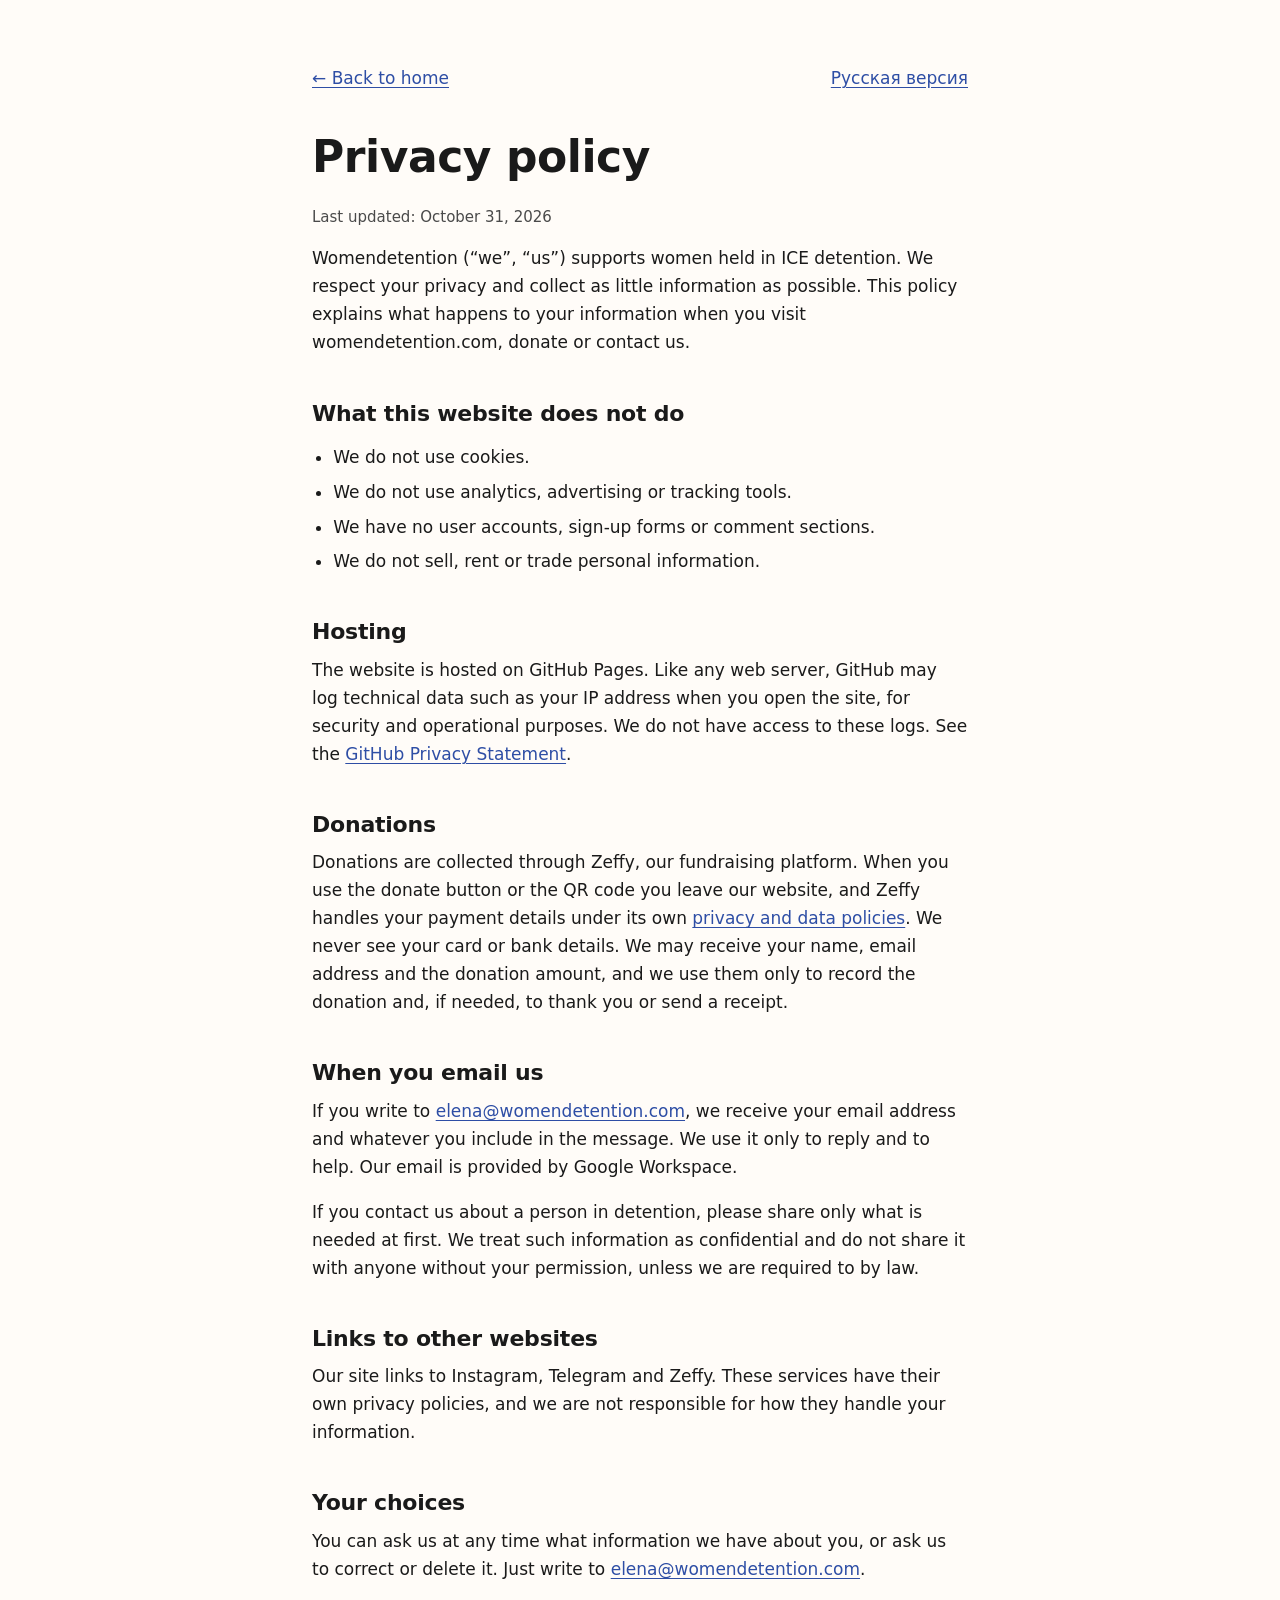
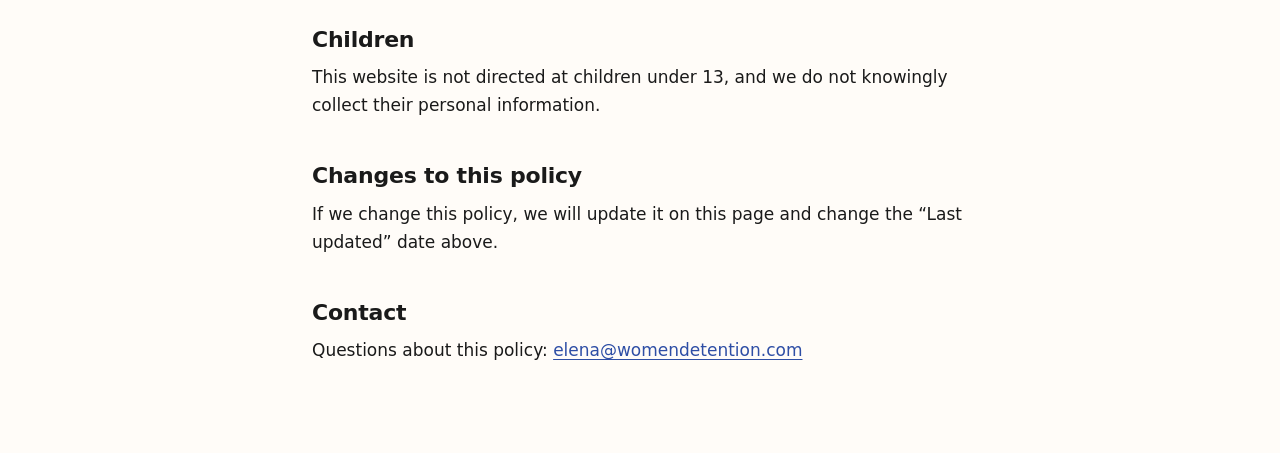
<file: privacy.html>
<!DOCTYPE html>
<html lang="en">
<head>
  <meta charset="utf-8">
  <meta name="viewport" content="width=device-width, initial-scale=1">
  <title>Privacy policy — Womendetention</title>
  <meta name="description" content="How the Womendetention website handles your information.">
  <link rel="canonical" href="https://womendetention.com/privacy.html">
  <link rel="alternate" hreflang="en" href="https://womendetention.com/privacy.html">
  <link rel="alternate" hreflang="ru" href="https://womendetention.com/ru/privacy.html">
  <link rel="alternate" hreflang="x-default" href="https://womendetention.com/privacy.html">
  <link rel="icon" href="assets/favicon.png" type="image/png">
  <link rel="stylesheet" href="style.css">
</head>
<body>
  <main class="container page-content">
    <p class="page-nav">
      <a href="index.html">&larr; Back to home</a>
      <a href="ru/privacy.html" hreflang="ru" lang="ru">Русская версия</a>
    </p>

    <h1>Privacy policy</h1>
    <!-- Update this date whenever you change the policy -->
    <p class="page-meta">Last updated: October 31, 2026</p>

    <!-- NOTE: this is a plain-language draft. Have it reviewed by a lawyer before relying on it. -->

    <p>
      Womendetention (“we”, “us”) supports women held in ICE detention. We respect
      your privacy and collect as little information as possible. This policy
      explains what happens to your information when you visit
      womendetention.com, donate or contact us.
    </p>

    <h2>What this website does not do</h2>
    <ul>
      <li>We do not use cookies.</li>
      <li>We do not use analytics, advertising or tracking tools.</li>
      <li>We have no user accounts, sign-up forms or comment sections.</li>
      <li>We do not sell, rent or trade personal information.</li>
    </ul>

    <h2>Hosting</h2>
    <p>
      The website is hosted on GitHub Pages. Like any web server, GitHub may
      log technical data such as your IP address when you open the site, for
      security and operational purposes. We do not have access to these logs.
      See the <a href="https://docs.github.com/en/site-policy/privacy-policies/github-general-privacy-statement" target="_blank" rel="noopener noreferrer">GitHub Privacy Statement<span class="sr-only"> (opens in a new tab)</span></a>.
    </p>

    <h2>Donations</h2>
    <p>
      Donations are collected through Zeffy, our fundraising platform. When you
      use the donate button or the QR code you leave our website, and Zeffy
      handles your payment details under its own
      <a href="https://support.zeffy.com/legal-data-privacy-security" target="_blank" rel="noopener noreferrer">privacy and data policies<span class="sr-only"> (opens in a new tab)</span></a>.
      We never see your card or bank details. We may receive your name, email
      address and the donation amount, and we use them only to record the
      donation and, if needed, to thank you or send a receipt.
    </p>
    <h2>When you email us</h2>
    <p>
      If you write to <a href="mailto:elena@womendetention.com">elena@womendetention.com</a>,
      we receive your email address and whatever you include in the message.
      We use it only to reply and to help. Our email is provided by Google
      Workspace.
    </p>
    <p>
      If you contact us about a person in detention, please share only what is
      needed at first. We treat such information as confidential and do not
      share it with anyone without your permission, unless we are required to
      by law.
    </p>

    <h2>Links to other websites</h2>
    <p>
      Our site links to Instagram, Telegram and Zeffy. These services have their own
      privacy policies, and we are not responsible for how they handle your
      information.
    </p>

    <h2>Your choices</h2>
    <p>
      You can ask us at any time what information we have about you, or ask us
      to correct or delete it. Just write to
      <a href="mailto:elena@womendetention.com">elena@womendetention.com</a>.
    </p>

    <h2>Children</h2>
    <p>
      This website is not directed at children under 13, and we do not
      knowingly collect their personal information.
    </p>

    <h2>Changes to this policy</h2>
    <p>
      If we change this policy, we will update it on this page and change the
      “Last updated” date above.
    </p>

    <h2>Contact</h2>
    <p>
      Questions about this policy:
      <a href="mailto:elena@womendetention.com">elena@womendetention.com</a>
    </p>
  </main>
</body>
</html>
</file>
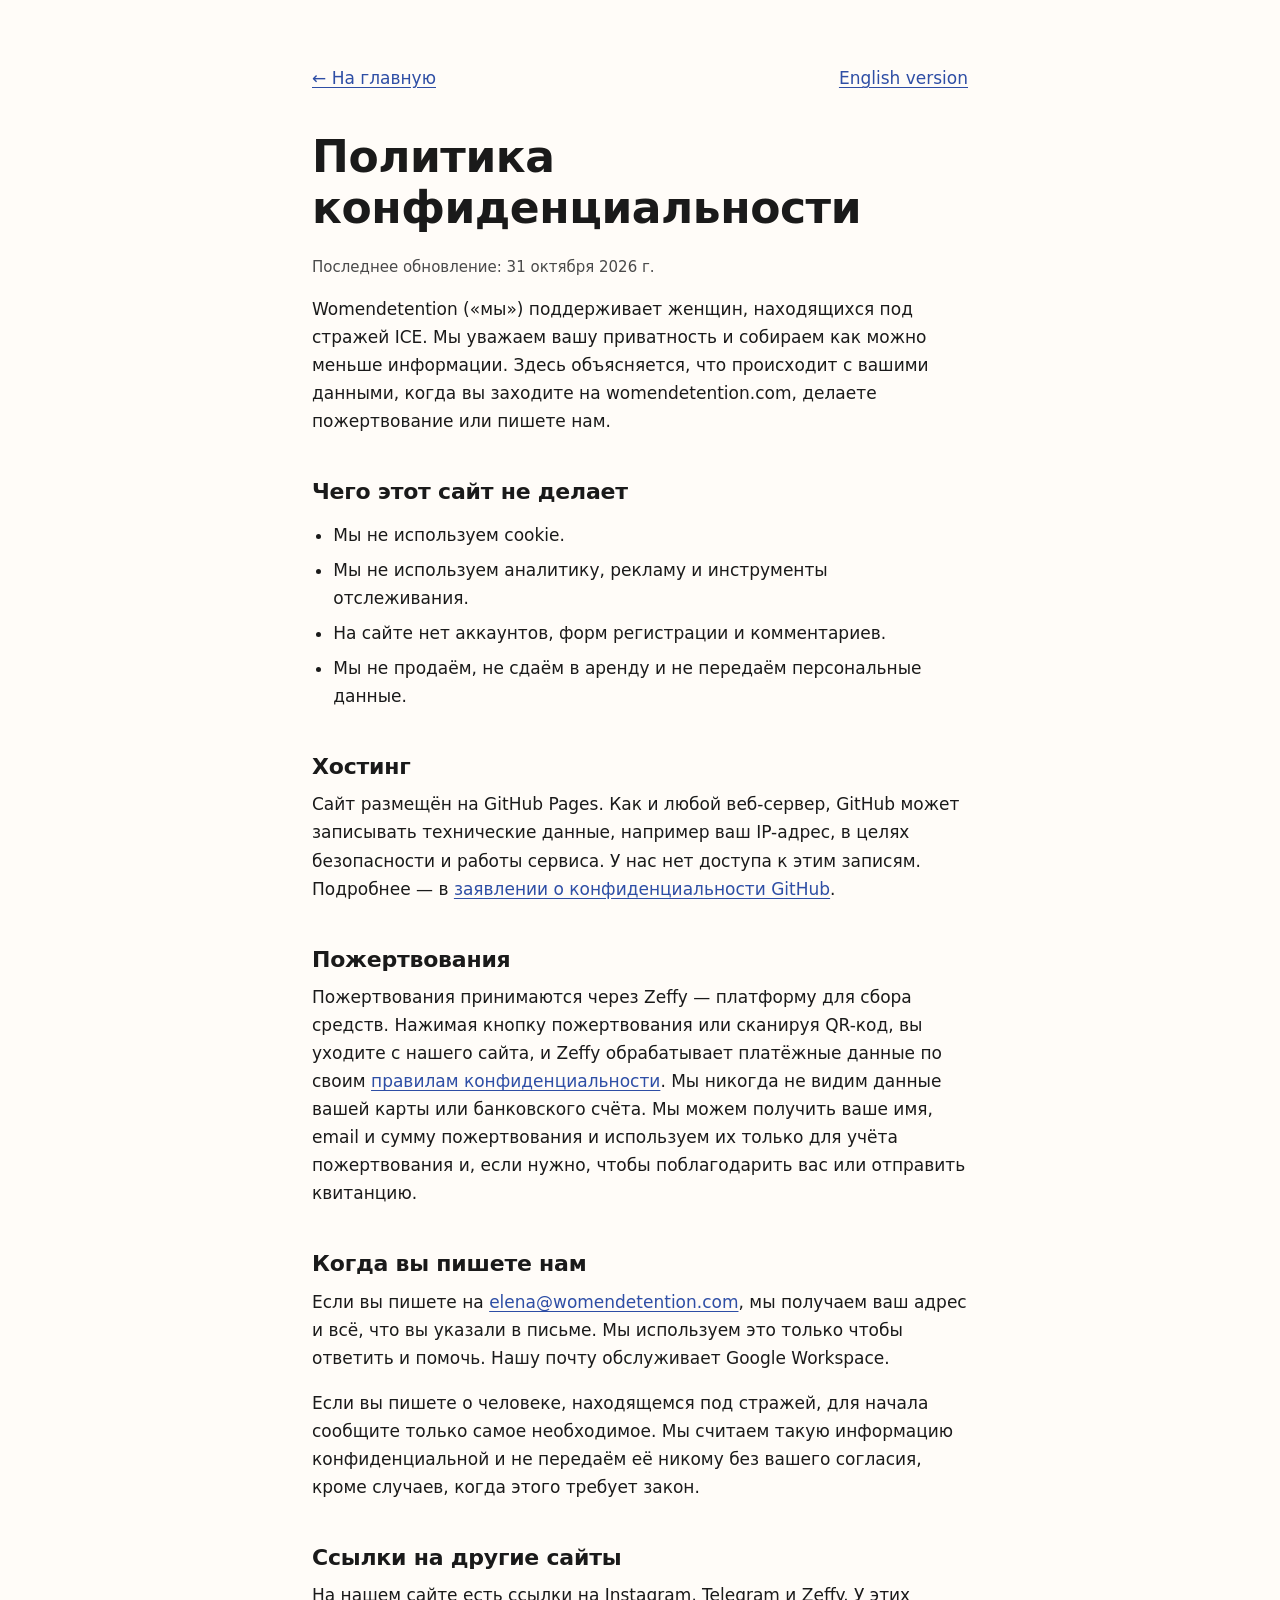
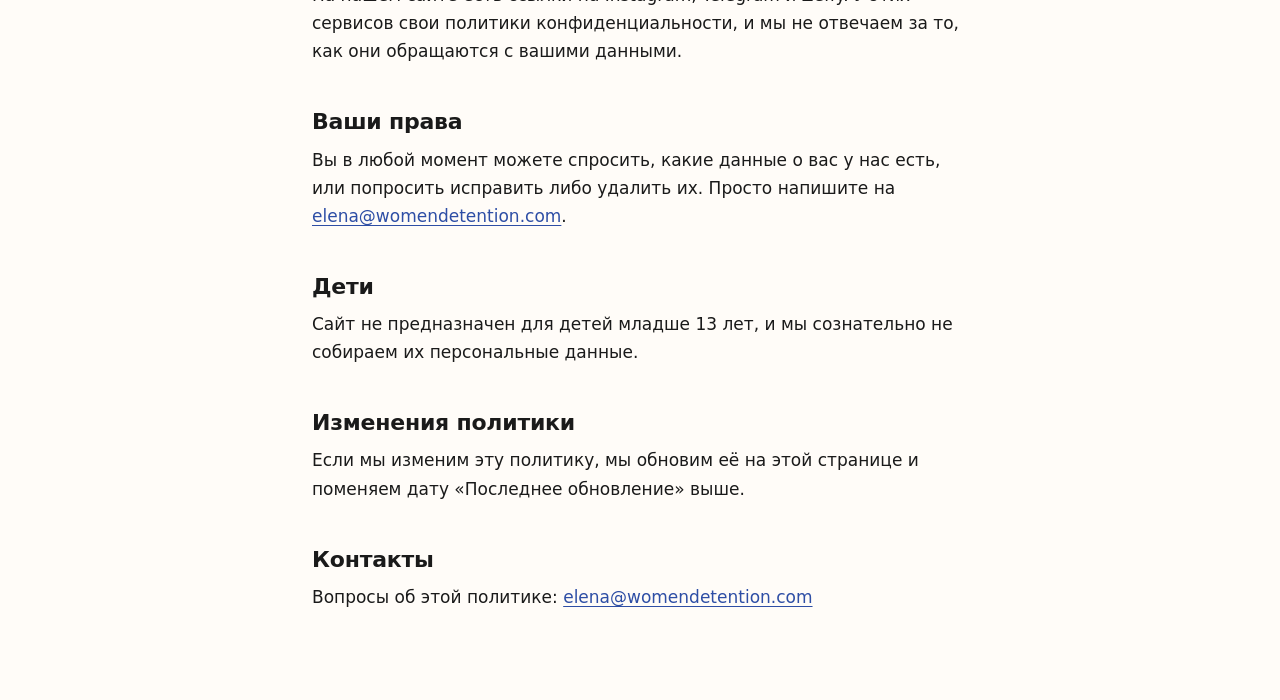
<file: ru/privacy.html>
<!DOCTYPE html>
<html lang="ru">
<head>
  <meta charset="utf-8">
  <meta name="viewport" content="width=device-width, initial-scale=1">
  <title>Политика конфиденциальности — Womendetention</title>
  <meta name="description" content="Как сайт Womendetention обращается с вашими данными.">
  <link rel="canonical" href="https://womendetention.com/ru/privacy.html">
  <link rel="alternate" hreflang="en" href="https://womendetention.com/privacy.html">
  <link rel="alternate" hreflang="ru" href="https://womendetention.com/ru/privacy.html">
  <link rel="alternate" hreflang="x-default" href="https://womendetention.com/privacy.html">
  <link rel="icon" href="../assets/favicon.png" type="image/png">
  <link rel="stylesheet" href="../style.css">
</head>
<body>
  <main class="container page-content">
    <p class="page-nav">
      <a href="index.html">&larr; На главную</a>
      <a href="../privacy.html" hreflang="en" lang="en">English version</a>
    </p>

    <h1>Политика конфиденциальности</h1>
    <!-- Меняй дату при каждом изменении политики -->
    <p class="page-meta">Последнее обновление: 31 октября 2026 г.</p>

    <!-- ВАЖНО: это черновик простым языком. Перед тем как на него полагаться, покажи юристу. -->

    <p>
      Womendetention («мы») поддерживает женщин, находящихся под стражей ICE.
      Мы уважаем вашу приватность и собираем как можно меньше информации. Здесь
      объясняется, что происходит с вашими данными, когда вы заходите на
      womendetention.com, делаете пожертвование или пишете нам.
    </p>

    <h2>Чего этот сайт не делает</h2>
    <ul>
      <li>Мы не используем cookie.</li>
      <li>Мы не используем аналитику, рекламу и инструменты отслеживания.</li>
      <li>На сайте нет аккаунтов, форм регистрации и комментариев.</li>
      <li>Мы не продаём, не сдаём в аренду и не передаём персональные данные.</li>
    </ul>

    <h2>Хостинг</h2>
    <p>
      Сайт размещён на GitHub Pages. Как и любой веб-сервер, GitHub может
      записывать технические данные, например ваш IP-адрес, в целях
      безопасности и работы сервиса. У нас нет доступа к этим записям.
      Подробнее — в <a href="https://docs.github.com/en/site-policy/privacy-policies/github-general-privacy-statement" target="_blank" rel="noopener noreferrer">заявлении о конфиденциальности GitHub<span class="sr-only"> (откроется в новой вкладке)</span></a>.
    </p>

    <h2>Пожертвования</h2>
    <p>
      Пожертвования принимаются через Zeffy — платформу для сбора средств.
      Нажимая кнопку пожертвования или сканируя QR-код, вы уходите с нашего
      сайта, и Zeffy обрабатывает платёжные данные по своим
      <a href="https://support.zeffy.com/legal-data-privacy-security" target="_blank" rel="noopener noreferrer">правилам конфиденциальности<span class="sr-only"> (откроется в новой вкладке)</span></a>.
      Мы никогда не видим данные вашей карты или банковского счёта. Мы можем
      получить ваше имя, email и сумму пожертвования и используем их только для
      учёта пожертвования и, если нужно, чтобы поблагодарить вас или отправить
      квитанцию.
    </p>
    <h2>Когда вы пишете нам</h2>
    <p>
      Если вы пишете на <a href="mailto:elena@womendetention.com">elena@womendetention.com</a>,
      мы получаем ваш адрес и всё, что вы указали в письме. Мы используем это
      только чтобы ответить и помочь. Нашу почту обслуживает Google Workspace.
    </p>
    <p>
      Если вы пишете о человеке, находящемся под стражей, для начала сообщите
      только самое необходимое. Мы считаем такую информацию конфиденциальной и
      не передаём её никому без вашего согласия, кроме случаев, когда этого
      требует закон.
    </p>

    <h2>Ссылки на другие сайты</h2>
    <p>
      На нашем сайте есть ссылки на Instagram, Telegram и Zeffy. У этих сервисов свои
      политики конфиденциальности, и мы не отвечаем за то, как они обращаются
      с вашими данными.
    </p>

    <h2>Ваши права</h2>
    <p>
      Вы в любой момент можете спросить, какие данные о вас у нас есть, или
      попросить исправить либо удалить их. Просто напишите на
      <a href="mailto:elena@womendetention.com">elena@womendetention.com</a>.
    </p>

    <h2>Дети</h2>
    <p>
      Сайт не предназначен для детей младше 13 лет, и мы сознательно не
      собираем их персональные данные.
    </p>

    <h2>Изменения политики</h2>
    <p>
      Если мы изменим эту политику, мы обновим её на этой странице и поменяем
      дату «Последнее обновление» выше.
    </p>

    <h2>Контакты</h2>
    <p>
      Вопросы об этой политике:
      <a href="mailto:elena@womendetention.com">elena@womendetention.com</a>
    </p>
  </main>
</body>
</html>
</file>
<file: style.css>
/* ==========================================================================
   Womendetention — shared stylesheet (used by /index.html and /ru/index.html)
   Mobile-first: base styles are for phones, @media (min-width: ...) adds
   desktop layout.
   ========================================================================== */

/* ---------- 1. Design tokens — change colors/sizes here ---------- */
:root {
  --color-text: #1a1a1a;          /* main dark */
  --color-muted: #4a4a4a;         /* secondary text (contrast ~9:1) */
  --color-bg: #fffcf8;            /* page background — very light cream */
  --color-bg-alt: #fbf4ee;        /* alternate section background (warmer cream) */
  --color-border: #ece3db;

  /* Primary accent — coral rgb(219, 80, 96). Used for button FILLS only:
     white text on it is ~3.9:1, OK for large bold text (buttons are 19px bold). */
  --color-accent: #db5060;
  --color-accent-dark: #c23c4d;   /* button hover */
  --color-accent-text: #b83a4b;   /* coral for small text (~5.5:1 on cream) */
  --color-accent-soft: #fce9eb;   /* soft coral background (donate block) */

  /* Secondary accent — blue rgb(46, 78, 165). Links, secondary buttons,
     icons, focus outline (~7.6:1 on white). */
  --color-accent-2: #2e4ea5;
  --color-accent-2-dark: #233d85;
  --color-accent-2-soft: #eaeffa;

  --font: system-ui, -apple-system, "Segoe UI", Roboto, sans-serif;
  --radius: 12px;
  --max-width: 1120px;
  --gutter: 20px;
  --header-height: 68px;
}

/* ---------- 2. Base / reset ---------- */
*,
*::before,
*::after {
  box-sizing: border-box;
}

html {
  -webkit-text-size-adjust: 100%;
}

body {
  margin: 0;
  font-family: var(--font);
  font-size: 1.0625rem; /* 17px */
  line-height: 1.65;
  color: var(--color-text);
  background: var(--color-bg);
}

img,
svg {
  display: block;
  max-width: 100%;
  height: auto;
}

h1,
h2,
h3 {
  line-height: 1.15;
  margin: 0 0 0.5em;
  letter-spacing: -0.01em;
}

p {
  margin: 0 0 1em;
}

a {
  color: var(--color-accent-2);
  text-underline-offset: 3px;
}

a:hover {
  color: var(--color-accent-2-dark);
}

/* Visible keyboard focus for every link, button and control */
:focus-visible {
  outline: 3px solid var(--color-accent-2);
  outline-offset: 3px;
  border-radius: 4px;
}

/* Anchored sections are not hidden under the sticky header */
section[id] {
  scroll-margin-top: var(--header-height);
}

/* Sections receive focus from script.js after a menu click — no outline box */
[tabindex="-1"]:focus {
  outline: none;
}

/* Text for screen readers only (e.g. "opens in a new tab") */
.sr-only {
  position: absolute;
  width: 1px;
  height: 1px;
  padding: 0;
  margin: -1px;
  overflow: hidden;
  clip: rect(0, 0, 0, 0);
  white-space: nowrap;
  border: 0;
}

/* "Skip to content" link — appears only on keyboard focus */
.skip-link {
  position: absolute;
  left: 12px;
  top: -100px;
  z-index: 100;
  padding: 10px 16px;
  background: var(--color-text);
  color: #fff;
  border-radius: 8px;
}

.skip-link:focus {
  top: 12px;
  color: #fff;
}

.container {
  width: 100%;
  max-width: var(--max-width);
  margin: 0 auto;
  padding: 0 var(--gutter);
}

/* ---------- 3. Buttons ---------- */
.btn {
  display: inline-flex;
  align-items: center;
  justify-content: center;
  gap: 8px;
  min-height: 48px;            /* comfortable finger target */
  padding: 12px 28px;
  font: inherit;
  font-size: 1.1875rem;        /* 19px bold = "large text" for contrast rules */
  font-weight: 700;
  line-height: 1.2;
  text-align: center;
  text-decoration: none;
  border: 2px solid transparent;
  border-radius: 999px;
  cursor: pointer;
  transition: background-color 0.15s, color 0.15s, border-color 0.15s;
}

.btn--primary {
  background: var(--color-accent);
  color: #fff;
}

.btn--primary:hover {
  background: var(--color-accent-dark);
  color: #fff;
}

.btn--secondary {
  background: transparent;
  color: var(--color-accent-2);
  border-color: var(--color-accent-2);
}

.btn--secondary:hover {
  background: var(--color-accent-2);
  color: #fff;
}

/* ---------- 4. Header ---------- */
.site-header {
  position: sticky;
  top: 0;
  z-index: 50;
  background: rgba(255, 252, 248, 0.96);
  border-bottom: 1px solid var(--color-border);
}

.header-inner {
  display: flex;
  flex-wrap: wrap;
  align-items: center;
  gap: 8px;
  min-height: var(--header-height);
}

.brand {
  display: flex;
  align-items: center;
  gap: 10px;
  min-height: 44px;
  flex: 1 1 0;      /* takes free space and shrinks first, so the */
  min-width: 0;     /* header never wraps even with a long name  */
  color: var(--color-text);
  text-decoration: none;
  font-weight: 700;
  font-size: 1.0625rem;
  line-height: 1.2;
}

.brand:hover {
  color: var(--color-text);
}

.brand img {
  width: 44px;
  height: 44px;
  flex-shrink: 0;
  border-radius: 50%;   /* the emblem is round — hide the white corners */
}

/* Language switcher: EN | RU */
.lang-switch {
  display: flex;
  align-items: center;
  font-size: 0.9375rem;
  font-weight: 600;
}

.lang-switch a {
  display: inline-flex;
  align-items: center;
  justify-content: center;
  min-width: 44px;
  min-height: 44px;
  padding: 0 6px;
  color: var(--color-muted);
  text-decoration: none;
}

.lang-switch a:hover {
  color: var(--color-text);
}

/* Active language */
.lang-switch a[aria-current="page"] {
  color: var(--color-accent-2);
  text-decoration: underline;
  text-decoration-thickness: 2px;
}

.lang-switch .divider {
  color: var(--color-border);
}

/* Mobile menu button (hamburger) */
.nav-toggle {
  display: inline-flex;
  align-items: center;
  justify-content: center;
  width: 44px;
  height: 44px;
  padding: 0;
  background: none;
  border: 0;
  border-radius: 8px;
  color: var(--color-text);
  cursor: pointer;
}

.nav-toggle-bar,
.nav-toggle-bar::before,
.nav-toggle-bar::after {
  display: block;
  width: 22px;
  height: 2px;
  background: currentColor;
  border-radius: 2px;
  transition: transform 0.2s, opacity 0.2s;
}

.nav-toggle-bar {
  position: relative;
}

.nav-toggle-bar::before,
.nav-toggle-bar::after {
  content: "";
  position: absolute;
  left: 0;
}

.nav-toggle-bar::before { top: -7px; }
.nav-toggle-bar::after  { top: 7px; }

/* Hamburger turns into an "X" when menu is open */
.nav-toggle[aria-expanded="true"] .nav-toggle-bar { background: transparent; }
.nav-toggle[aria-expanded="true"] .nav-toggle-bar::before { transform: translateY(7px) rotate(45deg); }
.nav-toggle[aria-expanded="true"] .nav-toggle-bar::after  { transform: translateY(-7px) rotate(-45deg); }

/* Navigation — mobile. Without JS it is a plain row under the logo;
   with JS it becomes a dropdown opened by the menu button. */
.site-nav {
  order: 10;
  width: 100%;
}

.js .site-nav {
  position: absolute;
  top: 100%;
  left: 0;
  right: 0;
  background: var(--color-bg);
  border-bottom: 1px solid var(--color-border);
  box-shadow: 0 12px 24px rgba(0, 0, 0, 0.06);
}

/* Without JS the menu button is useless — hide it */
html:not(.js) .nav-toggle {
  display: none;
}

/* Hidden only when JS works; without JS the menu just stays visible */
.js .site-nav:not(.is-open) {
  display: none;
}

.site-nav ul {
  list-style: none;
  margin: 0;
  padding: 8px var(--gutter) 16px;
}

.site-nav a {
  display: flex;
  align-items: center;
  min-height: 48px;
  color: var(--color-text);
  text-decoration: none;
  font-weight: 500;
  border-bottom: 1px solid var(--color-border);
}

.site-nav li:last-child a {
  border-bottom: 0;
}

.site-nav a:hover {
  color: var(--color-accent-2);
}

/* ---------- 5. Sections (shared) ---------- */
.section {
  padding: 64px 0;
}

.section--alt {
  background: var(--color-bg-alt);
}

.section-title {
  font-size: clamp(1.75rem, 4.5vw, 2.5rem);
}

.section-lead {
  max-width: 640px;
  color: var(--color-muted);
  font-size: 1.125rem;
}

.eyebrow {
  display: inline-block;
  margin-bottom: 12px;
  color: var(--color-accent-text);
  font-size: 0.875rem;
  font-weight: 700;
  letter-spacing: 0.08em;
  text-transform: uppercase;
}

/* ---------- 6. Hero ---------- */
.hero {
  padding: 40px 0 72px;
}

.hero-grid {
  display: grid;
  gap: 32px;
  align-items: center;
}

/* Round emblem. Mobile: centered above the headline */
.hero-emblem {
  width: min(220px, 60vw);
  margin: 0 auto;
  border-radius: 50%;
  box-shadow: 0 12px 32px rgba(46, 78, 165, 0.15);
}

.hero h1 {
  max-width: 16ch;
  font-size: clamp(2.25rem, 8vw, 4.25rem);
  font-weight: 800;
  letter-spacing: -0.02em;
}

.hero-subtitle {
  max-width: 580px;
  margin-bottom: 32px;
  color: var(--color-muted);
  font-size: clamp(1.125rem, 2.5vw, 1.3125rem);
}

.hero-actions {
  display: flex;
  flex-direction: column;
  gap: 12px;
}

/* ---------- 7. About ---------- */
.about-text-only {
  max-width: 760px;   /* comfortable reading width without an image */
}

.about-text p {
  color: var(--color-muted);
}

/* ---------- 8. What we do — cards ---------- */
.cards {
  display: grid;
  gap: 20px;
  margin: 40px 0 0;
  padding: 0;
  list-style: none;
}

.card {
  padding: 28px;
  background: var(--color-bg);
  border: 1px solid var(--color-border);
  border-radius: var(--radius);
}

.card-icon {
  display: flex;
  align-items: center;
  justify-content: center;
  width: 52px;
  height: 52px;
  margin-bottom: 20px;
  color: var(--color-accent-2);
  background: var(--color-accent-2-soft);
  border-radius: 50%;
}

.card-icon svg {
  width: 26px;
  height: 26px;
}

.card h3 {
  font-size: 1.25rem;
}

.card p {
  margin: 0;
  color: var(--color-muted);
}

/* ---------- 9. Donate ---------- */
.donate-box {
  padding: 40px 16px;
  background: var(--color-accent-soft);
  border-radius: calc(var(--radius) * 1.5);
  text-align: center;
}

.donate-box .section-lead {
  margin: 0 auto 32px;
}

.donate-actions {
  display: flex;
  flex-direction: column;
  gap: 12px;
  max-width: 360px;
  margin: 0 auto;
}

.donate-qr {
  margin: 32px 0 0;
}

.donate-qr figcaption {
  margin-bottom: 12px;
  color: var(--color-muted);
  font-size: 0.9375rem;
}

.donate-qr img {
  width: 180px;
  height: 180px;
  margin: 0 auto;
  padding: 12px;
  background: #ffffff;
  border: 1px solid var(--color-border);
  border-radius: var(--radius);
}

.donate-note {
  margin: 24px 0 0;
  color: var(--color-muted);
  font-size: 0.9375rem;
}

/* ---------- 10. Contact / Social ---------- */
.contact-grid {
  display: grid;
  gap: 32px;
}

.contact-list {
  margin: 0;
  padding: 0;
  list-style: none;
}

.contact-list li {
  margin-bottom: 8px;
}

.contact-list a {
  display: inline-flex;
  align-items: center;
  min-height: 44px;
  font-size: 1.125rem;
  font-weight: 600;
}

.social-list {
  display: flex;
  flex-wrap: wrap;
  gap: 10px;
  margin: 0;
  padding: 0;
  list-style: none;
}

.social-list a {
  display: inline-flex;
  align-items: center;
  min-height: 44px;
  padding: 8px 18px;
  color: var(--color-text);
  text-decoration: none;
  font-weight: 600;
  border: 1px solid var(--color-border);
  border-radius: 999px;
  transition: border-color 0.15s, color 0.15s;
}

.social-list a {
  gap: 8px;
}

.social-logo {
  flex-shrink: 0;
}

.social-list a:hover {
  color: var(--color-accent-2);
  border-color: var(--color-accent-2);
}

.contact-label {
  margin-top: 24px;
  margin-bottom: 12px;
  font-size: 1rem;
  color: var(--color-muted);
  font-weight: 600;
}

/* ---------- 11. Footer ---------- */
.site-footer {
  padding: 40px 0;
  color: #d4d4d4;
  background: var(--color-text);
  font-size: 0.9375rem;
}

.site-footer p {
  margin: 0 0 6px;
}

.site-footer a {
  color: #ffffff;
}

.site-footer a:hover {
  color: #f6c9ce;
}

.site-footer :focus-visible {
  outline-color: #ffffff;
}

.footer-inner {
  display: flex;
  flex-direction: column;
  gap: 16px;
}

.footer-links {
  display: flex;
  align-items: center;
  gap: 16px;
}

/* Round icon button in the footer (44px — easy to tap) */
.footer-social {
  display: inline-flex;
  align-items: center;
  justify-content: center;
  width: 44px;
  height: 44px;
  border-radius: 8px;
  transition: transform 0.15s;
}

.footer-social:hover {
  transform: scale(1.08);
}

.footer-legal {
  color: #ffffff;
  font-weight: 600;
}

/* ---------- 12. Simple content page (privacy.html) ---------- */
.page-content {
  max-width: 720px;
  padding-top: 56px;
  padding-bottom: 72px;
}

.page-content h1 {
  font-size: clamp(2rem, 6vw, 2.75rem);
}

.page-content h2 {
  margin-top: 2em;
  font-size: 1.375rem;
}

.page-content ul {
  padding-left: 1.25em;
}

.page-content li {
  margin-bottom: 0.4em;
}

/* "Back to home" + other language, on one line */
.page-nav {
  display: flex;
  flex-wrap: wrap;
  justify-content: space-between;
  gap: 8px 24px;
  margin-bottom: 32px;
}

.page-nav a {
  display: inline-flex;
  align-items: center;
  min-height: 44px;
}

.page-meta {
  color: var(--color-muted);
  font-size: 0.9375rem;
}

/* ==========================================================================
   Very small phones (iPhone SE 1st gen, small Androids: 320–359px)
   ========================================================================== */
@media (max-width: 359px) {
  :root {
    --gutter: 16px;
  }

  .header-inner {
    gap: 6px;
  }

  .brand {
    gap: 8px;
    font-size: 0.875rem;
  }

  .brand img {
    width: 36px;
    height: 36px;
  }

  .lang-switch a {
    min-width: 36px;
    padding: 0 2px;
  }

  .btn {
    padding-left: 20px;
    padding-right: 20px;
  }
}

/* ==========================================================================
   Larger screens
   ========================================================================== */

/* Tablet and up */
@media (min-width: 640px) {
  :root {
    --gutter: 32px;
  }

  .hero-actions,
  .donate-actions {
    flex-direction: row;
    flex-wrap: wrap;
  }

  .donate-actions {
    max-width: none;
    justify-content: center;
  }

  .donate-box {
    padding: 56px 40px;
  }
}

/* Tablet (portrait iPad and up): two-column hero, three cards in a row */
@media (min-width: 768px) {
  .hero {
    padding: 72px 0 88px;
  }

  .hero-grid {
    grid-template-columns: 1fr minmax(240px, 34%);
    gap: 48px;
  }

  /* Emblem moves to the right of the text */
  .hero-emblem {
    order: 2;
    width: 100%;
    max-width: 420px;
  }

  /* Headline a bit smaller while the emblem shares the row */
  .hero h1 {
    font-size: clamp(2.5rem, 5.2vw, 4.25rem);
  }

  /* Cards: icon on the left, text on the right */
  .card {
    display: grid;
    grid-template-columns: auto 1fr;
    column-gap: 20px;
    align-items: start;
  }

  .card-icon {
    grid-row: span 2;
    margin-bottom: 0;
  }

  .contact-grid {
    grid-template-columns: 1fr 1fr;
  }
}

/* Desktop */
@media (min-width: 900px) {
  :root {
    --header-height: 76px;
  }

  .nav-toggle {
    display: none;
  }

  /* Nav becomes an inline row, always visible */
  .site-nav,
  .js .site-nav,
  .js .site-nav:not(.is-open) {
    position: static;
    display: block;
    width: auto;
    background: none;
    border: 0;
    box-shadow: none;
  }

  .site-nav ul {
    display: flex;
    gap: 28px;
    padding: 0;
  }

  .site-nav a {
    min-height: 44px;
    border: 0;
    font-size: 0.9375rem;
  }

  /* Order in header: brand · nav · language switch */
  .site-nav { order: 2; margin-right: 16px; }
  .lang-switch { order: 3; }

  .section {
    padding: 96px 0;
  }

  .hero {
    padding: 96px 0 112px;
  }

  .hero-grid {
    gap: 64px;
  }

  .cards {
    grid-template-columns: repeat(3, 1fr);
    gap: 24px;
  }

  .card {
    display: block;
    padding: 28px;
  }

  .card-icon {
    margin-bottom: 20px;
  }

  .footer-inner {
    flex-direction: row;
    justify-content: space-between;
    align-items: flex-end;
  }
}

/* Wide screens (large laptops, desktop monitors) */
@media (min-width: 1440px) {
  :root {
    --max-width: 1240px;
  }

  body {
    font-size: 1.125rem;
  }
}

/* Respect users who prefer less motion */
@media (prefers-reduced-motion: reduce) {
  * {
    transition: none !important;
  }
}
</file>
